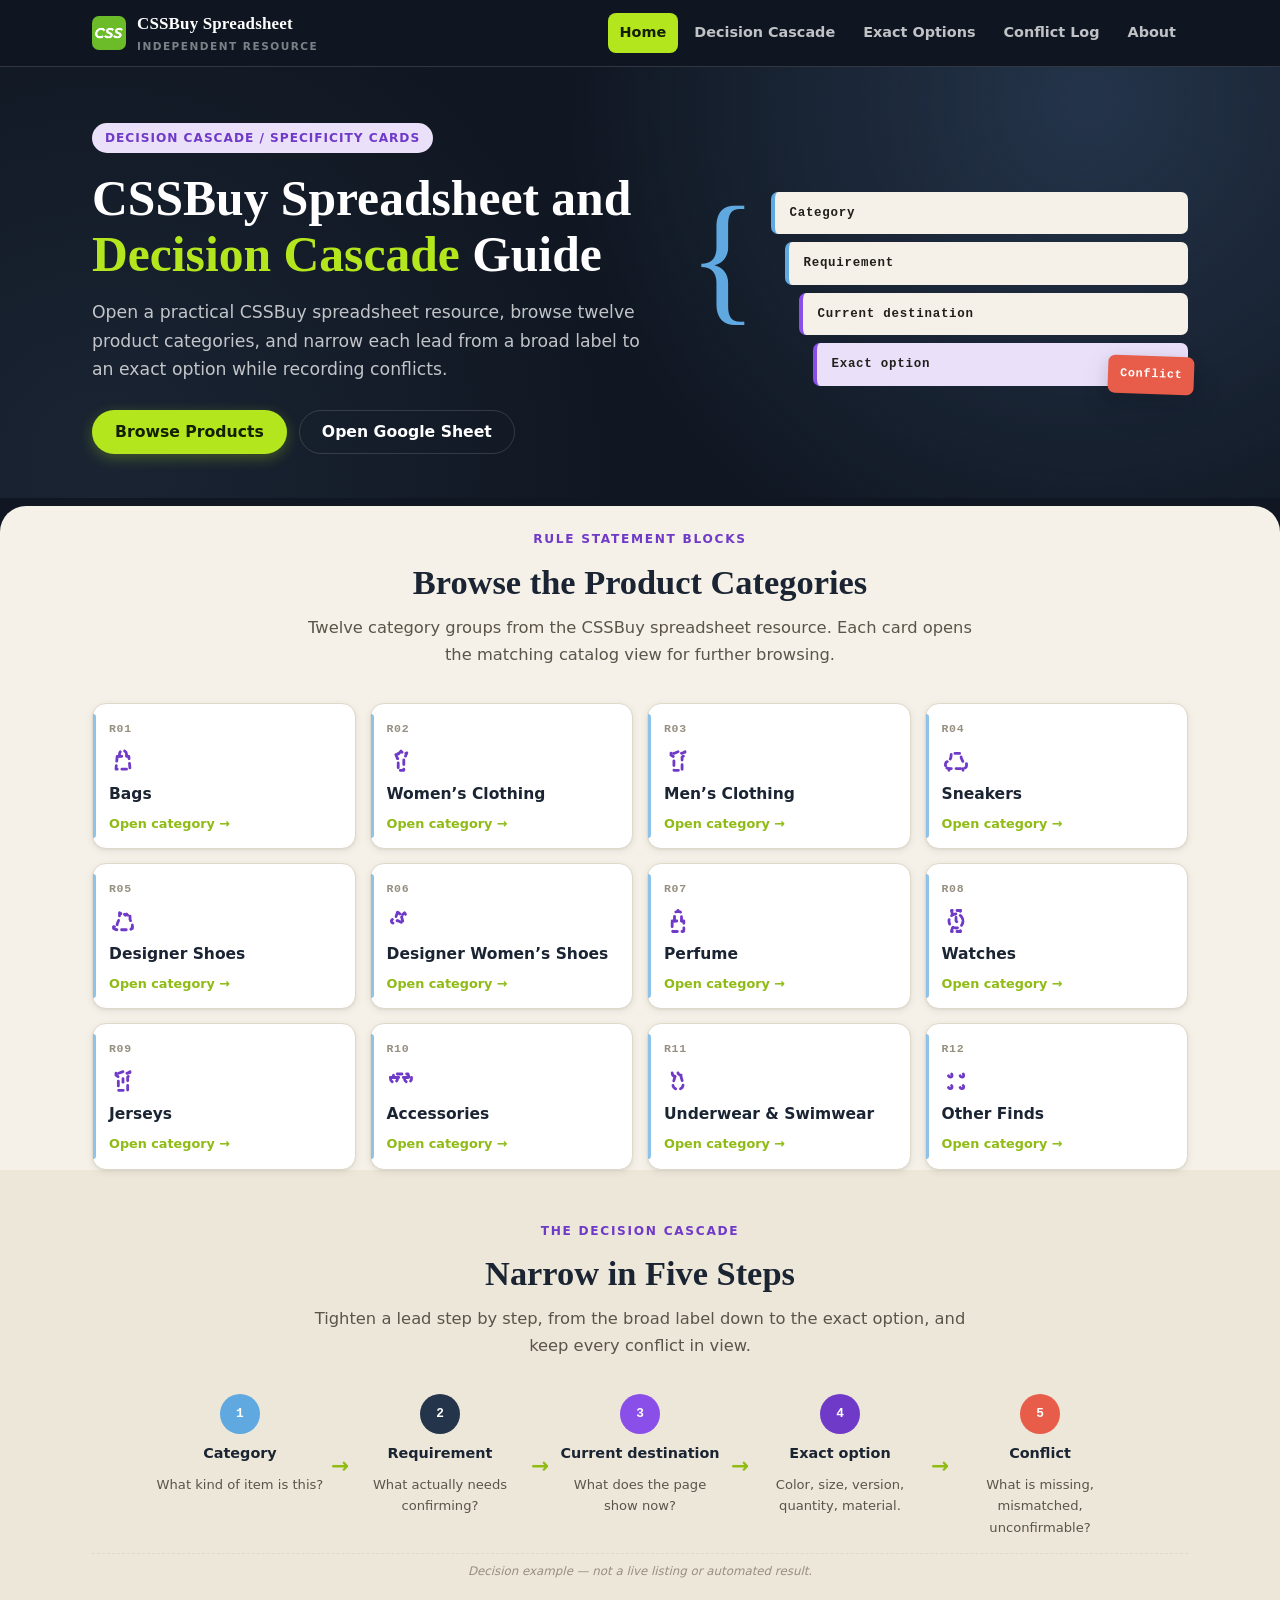
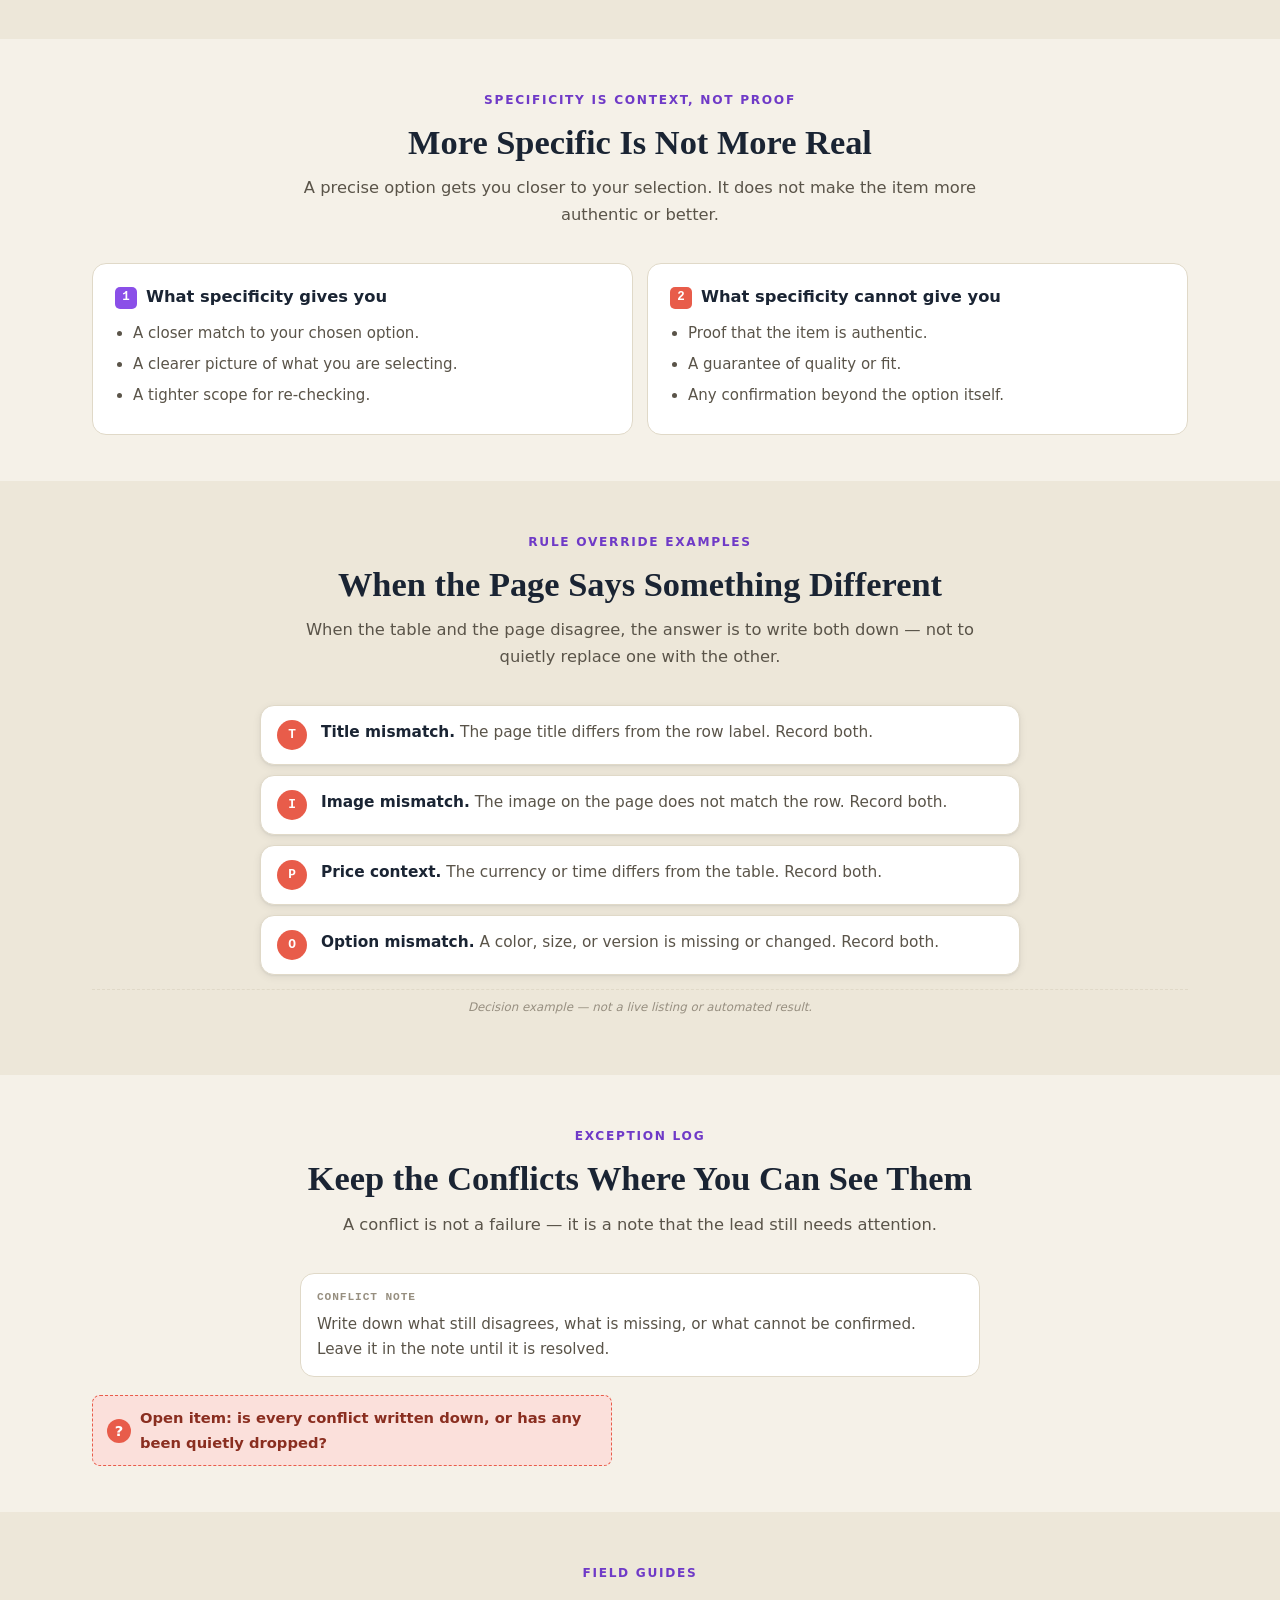
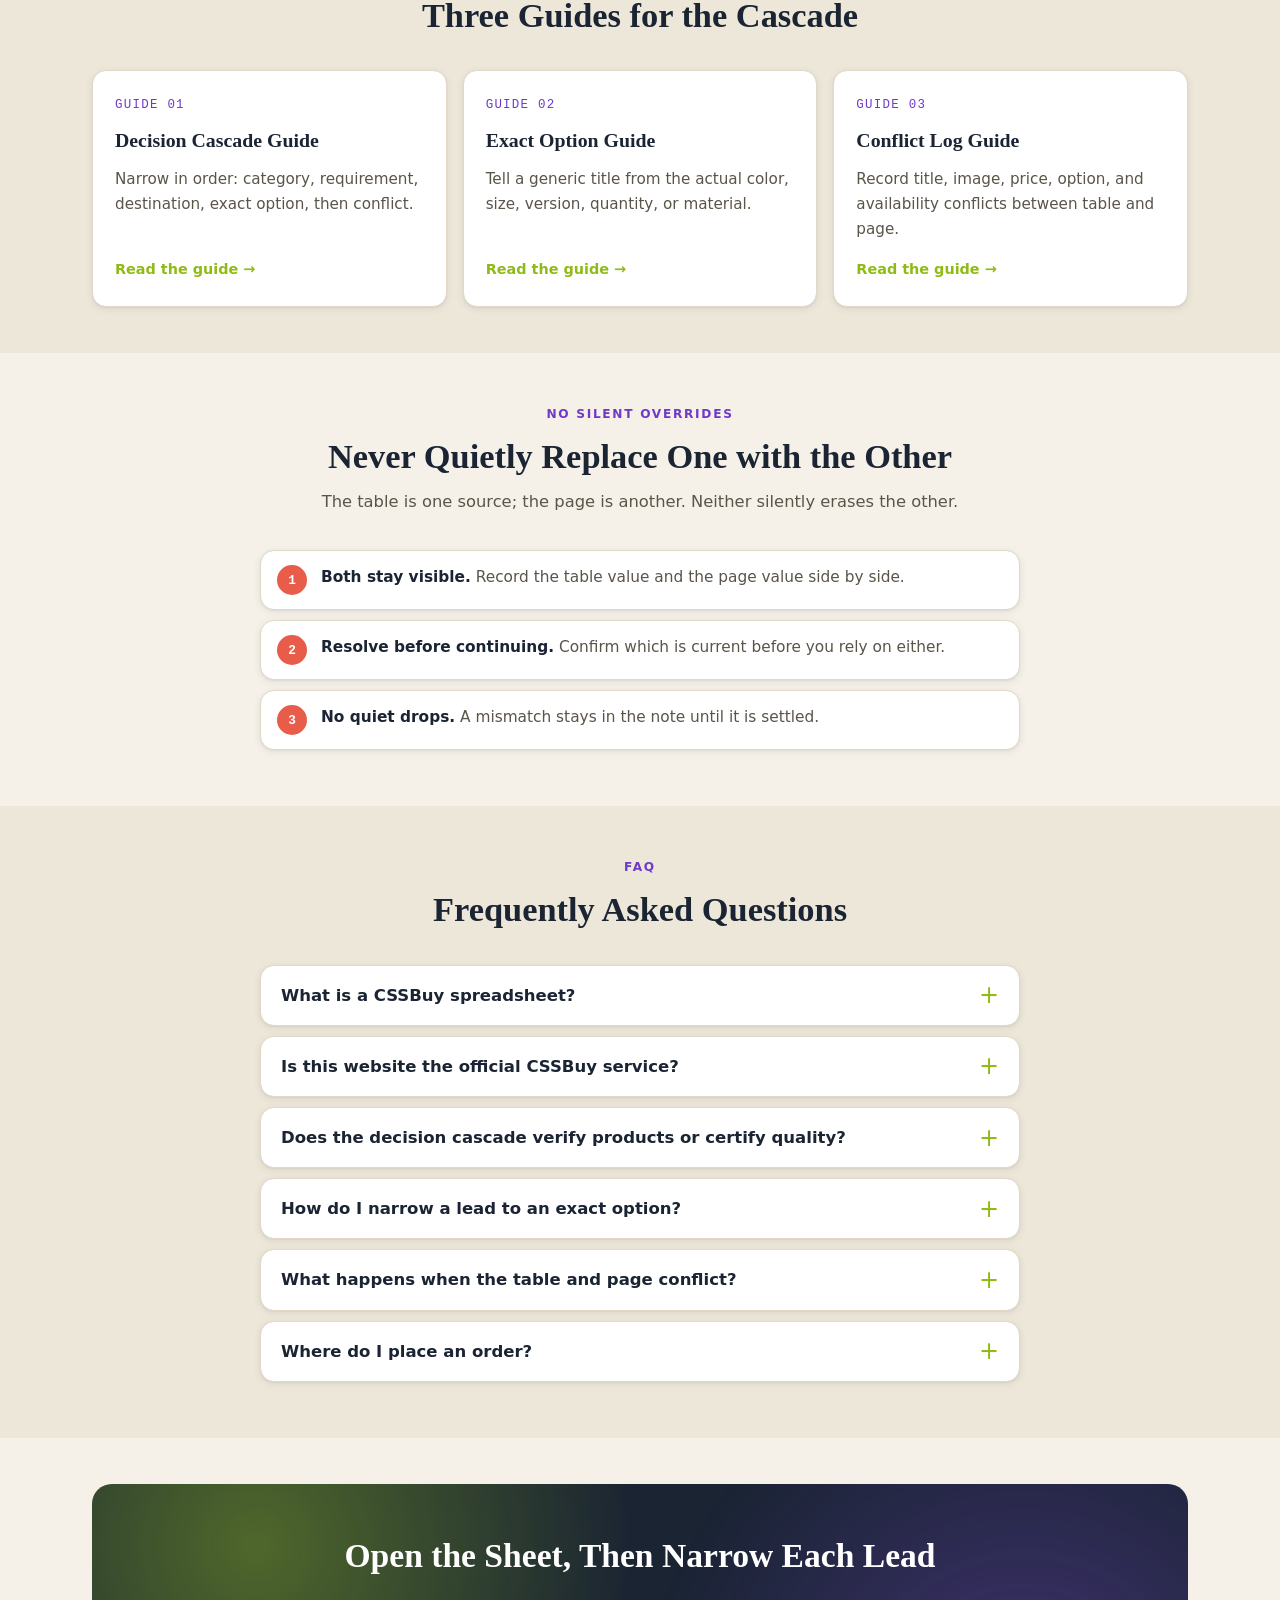
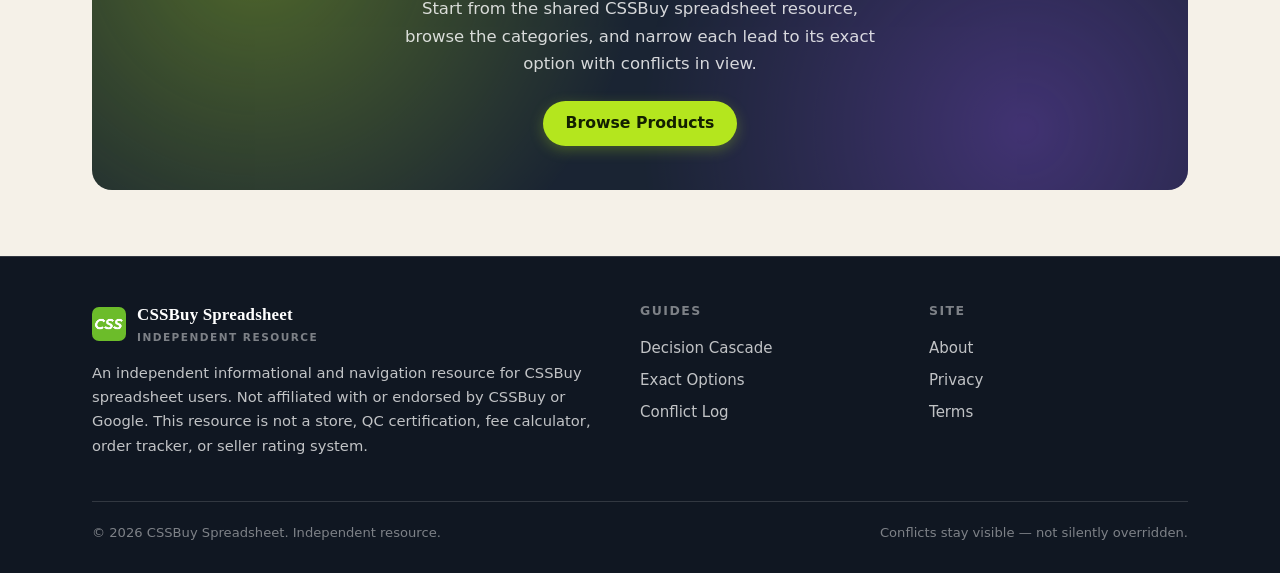
<file: index.html>
<!DOCTYPE html>
<html lang="en">
<head>
  <meta charset="UTF-8">
  <meta name="viewport" content="width=device-width, initial-scale=1.0">
  <script charset="UTF-8" id="LA_COLLECT" src="//sdk.51.la/js-sdk-pro.min.js"></script>
  <script>LA.init({id:"3R7KyZ6nqq0NWQsc",ck:"3R7KyZ6nqq0NWQsc"})</script>
  <meta name="google-site-verification" content="XJH5bWyu3Ub_fdbfXnCgktieLxeAN7sLbtjSL6n2SaM" />
  <title>CSSBuy Spreadsheet &amp; Decision Guide | Independent Resource</title>
  <meta name="description" content="Open a practical CSSBuy spreadsheet resource, browse categories, and narrow each lead from a broad label to an exact option while recording conflicts.">
  <link rel="canonical" href="https://repglide.github.io/cssbuy-spreadsheet/">
  <link rel="icon" type="image/png" href="./assets/images/favicon.png">
  <link rel="stylesheet" href="./assets/css/styles.css">

  <!-- Open Graph / Twitter -->
  <meta property="og:type" content="website">
  <meta property="og:url" content="https://repglide.github.io/cssbuy-spreadsheet/">
  <meta property="og:title" content="CSSBuy Spreadsheet &amp; Decision Guide | Independent Resource">
  <meta property="og:description" content="Open a practical CSSBuy spreadsheet resource, browse categories, and narrow each lead from a broad label to an exact option while recording conflicts.">
  <meta name="twitter:card" content="summary">
  <meta name="twitter:title" content="CSSBuy Spreadsheet &amp; Decision Guide | Independent Resource">
  <meta name="twitter:description" content="Open a practical CSSBuy spreadsheet resource, browse categories, and narrow each lead from a broad label to an exact option while recording conflicts.">

  <!-- JSON-LD Structured Data -->
  <script type="application/ld+json">
  {
    "@context": "https://schema.org",
    "@graph": [
      {
        "@type": "WebSite",
        "@id": "https://repglide.github.io/cssbuy-spreadsheet/#website",
        "url": "https://repglide.github.io/cssbuy-spreadsheet/",
        "name": "CSSBuy Spreadsheet & Decision Guide",
        "description": "Independent directory and informational guide for CSSBuy spreadsheet users, built around a decision cascade that narrows each lead from a broad label to an exact option while recording conflicts."
      },
      {
        "@type": "WebPage",
        "@id": "https://repglide.github.io/cssbuy-spreadsheet/#webpage",
        "url": "https://repglide.github.io/cssbuy-spreadsheet/",
        "name": "CSSBuy Spreadsheet and Decision Cascade Guide",
        "isPartOf": { "@id": "https://repglide.github.io/cssbuy-spreadsheet/#website" },
        "description": "Open a practical CSSBuy spreadsheet resource, browse categories, and narrow each lead from a broad label to an exact option while recording conflicts."
      },
      {
        "@type": "FAQPage",
        "mainEntity": [
          {
            "@type": "Question",
            "name": "What is a CSSBuy spreadsheet?",
            "acceptedAnswer": {
              "@type": "Answer",
              "text": "A CSSBuy spreadsheet is a shared document that compiles listing references, category groupings, and product links formatted for use with agent shopping services. It is a reference to narrow down, not an official, live, or complete product catalog."
            }
          },
          {
            "@type": "Question",
            "name": "Is this website the official CSSBuy service?",
            "acceptedAnswer": {
              "@type": "Answer",
              "text": "No. This website is an independent informational and navigation resource. It is not affiliated with, endorsed by, or operated by CSSBuy or Google."
            }
          },
          {
            "@type": "Question",
            "name": "Does the decision cascade verify products or certify quality?",
            "acceptedAnswer": {
              "@type": "Answer",
              "text": "No. The decision cascade is a narrowing routine. It is not a store, QC certification, fee calculator, order tracker, or seller rating system. A more specific option is closer to your selection, not proof of authenticity or quality."
            }
          },
          {
            "@type": "Question",
            "name": "How do I narrow a lead to an exact option?",
            "acceptedAnswer": {
              "@type": "Answer",
              "text": "Work in order: identify the category, name the requirement, record what the current page shows, then confirm the exact color, size, version, quantity, or material — and note any conflict."
            }
          },
          {
            "@type": "Question",
            "name": "What happens when the table and page conflict?",
            "acceptedAnswer": {
              "@type": "Answer",
              "text": "Write the conflict down. Do not silently replace the table's information with the page's. Keep both visible until the mismatch is resolved."
            }
          },
          {
            "@type": "Question",
            "name": "Where do I place an order?",
            "acceptedAnswer": {
              "@type": "Answer",
              "text": "After you have narrowed the lead and recorded any conflicts, you continue on an external page to submit the item. This website is a navigation resource and does not process orders itself."
            }
          }
        ]
      }
    ]
  }
  </script>
</head>
<body>
  <a href="#main-content" class="skip-link">Skip to main content</a>

  <!-- Header -->
  <header class="site-header">
    <div class="container header-inner">
      <a href="./index.html" class="brand" aria-label="CSSBuy Spreadsheet Home">
        <img src="./assets/images/logo.png" alt="CSSBuy logo" width="34" height="34">
        <span class="brand-name">CSSBuy Spreadsheet<small>Independent Resource</small></span>
      </a>
      <button class="mobile-nav-toggle" aria-expanded="false" aria-label="Toggle navigation menu">
        <svg viewBox="0 0 24 24" fill="none" stroke="currentColor" stroke-width="2" width="22" height="22"><line x1="3" y1="6" x2="21" y2="6"></line><line x1="3" y1="12" x2="21" y2="12"></line><line x1="3" y1="18" x2="21" y2="18"></line></svg>
      </button>
      <nav class="main-nav" aria-label="Primary Navigation">
        <ul>
          <li><a href="./index.html" class="active">Home</a></li>
          <li><a href="./decision-cascade-guide/">Decision Cascade</a></li>
          <li><a href="./exact-option-guide/">Exact Options</a></li>
          <li><a href="./conflict-log-guide/">Conflict Log</a></li>
          <li><a href="./about/">About</a></li>
        </ul>
      </nav>
    </div>
  </header>

  <main id="main-content">
    <!-- Hero -->
    <section class="hero-section">
      <div class="container hero-grid">
        <div>
          <span class="hero-badge">Decision Cascade / Specificity Cards</span>
          <h1 class="hero-title">CSSBuy Spreadsheet and <em>Decision Cascade</em> Guide</h1>
          <p class="hero-description">Open a practical CSSBuy spreadsheet resource, browse twelve product categories, and narrow each lead from a broad label to an exact option while recording conflicts.</p>
          <div class="hero-actions">
            <a href="https://repglide.com/?agent=cssbuy" class="btn btn-primary" target="_blank" rel="nofollow noopener">Browse Products</a>
            <a href="https://docs.google.com/spreadsheets/d/1MDiro6l43jhmOPIG9rqA4ue8id8t9cT2/edit?usp=sharing&amp;ouid=102900013243329745539&amp;rtpof=true&amp;sd=true" class="btn btn-ghost-on-dark" target="_blank" rel="noopener">Open Google Sheet</a>
          </div>
        </div>
        <div class="hero-visual" aria-hidden="true">
          <div class="cascade-hero">
            <div class="ch-bracket">{</div>
            <div class="ch-stack">
              <div class="ch-card">Category</div>
              <div class="ch-card ch-req">Requirement</div>
              <div class="ch-card ch-dest">Current destination</div>
              <div class="ch-card ch-exact">Exact option</div>
            </div>
            <div class="ch-conflict">Conflict</div>
          </div>
        </div>
      </div>
    </section>

    <!-- Ivory content sheet -->
    <div class="desk-paper">

      <!-- Product Categories (immediately after Hero) -->
      <section class="categories-section" id="categories" aria-labelledby="cat-heading">
        <div class="container">
          <div class="section-header">
            <span class="eyebrow">Rule Statement Blocks</span>
            <h2 class="section-title" id="cat-heading">Browse the Product Categories</h2>
            <p class="section-lead">Twelve category groups from the CSSBuy spreadsheet resource. Each card opens the matching catalog view for further browsing.</p>
          </div>

          <div class="cat-grid">
            <a class="cat-card" href="https://repglide.com/category/bags?agent=cssbuy" target="_blank" rel="nofollow noopener">
              <span class="cat-top"><span class="cat-rule">R01</span></span>
              <span class="cat-icon" aria-hidden="true"><svg viewBox="0 0 24 24" fill="none" stroke="currentColor" stroke-width="2.4" stroke-linecap="round" stroke-linejoin="round" stroke-dasharray="4 4"><path d="M7 8h10l1 11H6L7 8Z"/><path d="M9 8V6a3 3 0 0 1 6 0v2"/></svg></span>
              <span class="cat-name">Bags</span>
              <span class="cat-arrow">Open category →</span>
            </a>
            <a class="cat-card" href="https://repglide.com/category/womens-clothing?agent=cssbuy" target="_blank" rel="nofollow noopener">
              <span class="cat-top"><span class="cat-rule">R02</span></span>
              <span class="cat-icon" aria-hidden="true"><svg viewBox="0 0 24 24" fill="none" stroke="currentColor" stroke-width="2.4" stroke-linecap="round" stroke-linejoin="round" stroke-dasharray="4 4"><path d="M12 3.5 9.8 6 7 5l2 5h.6V20h4.8V10H15l2-5-2.8 1L12 3.5Z"/></svg></span>
              <span class="cat-name">Women&rsquo;s Clothing</span>
              <span class="cat-arrow">Open category →</span>
            </a>
            <a class="cat-card" href="https://repglide.com/category/mens-clothing?agent=cssbuy" target="_blank" rel="nofollow noopener">
              <span class="cat-top"><span class="cat-rule">R03</span></span>
              <span class="cat-icon" aria-hidden="true"><svg viewBox="0 0 24 24" fill="none" stroke="currentColor" stroke-width="2.4" stroke-linecap="round" stroke-linejoin="round" stroke-dasharray="4 4"><path d="M12 4 8.5 5.5 6 4v3l2.5 1.5V20h7V8.5L18 7V4l-2.5 1.5L12 4Z"/></svg></span>
              <span class="cat-name">Men&rsquo;s Clothing</span>
              <span class="cat-arrow">Open category →</span>
            </a>
            <a class="cat-card" href="https://repglide.com/category/sneakers?agent=cssbuy" target="_blank" rel="nofollow noopener">
              <span class="cat-top"><span class="cat-rule">R04</span></span>
              <span class="cat-icon" aria-hidden="true"><svg viewBox="0 0 24 24" fill="none" stroke="currentColor" stroke-width="2.4" stroke-linecap="round" stroke-linejoin="round" stroke-dasharray="4 4"><path d="M3 16v-1.5c0-1 1-2 2-2h1l1.5-3L8 5.5h8l.5 4L18 12.5h1c1 0 2 1 2 2V16c0 1.5-1.5 2.5-3 2.5H6c-1.5 0-3-1-3-2.5Z"/><path d="M6 18.5V20M18 18.5V20"/></svg></span>
              <span class="cat-name">Sneakers</span>
              <span class="cat-arrow">Open category →</span>
            </a>
            <a class="cat-card" href="https://repglide.com/category/designer-shoes?agent=cssbuy" target="_blank" rel="nofollow noopener">
              <span class="cat-top"><span class="cat-rule">R05</span></span>
              <span class="cat-icon" aria-hidden="true"><svg viewBox="0 0 24 24" fill="none" stroke="currentColor" stroke-width="2.4" stroke-linecap="round" stroke-linejoin="round" stroke-dasharray="4 4"><path d="M4 17c0 1.5 1.5 2.5 3 2.5h10c1.5 0 3-1 3-2.5v-1.5l-2-5V6l-2 1-1-1-1 1-1-1-1 1-1-1-2-1v4.5l-2 5V17Z"/><path d="M4 17v1.5M20 17v1.5"/></svg></span>
              <span class="cat-name">Designer Shoes</span>
              <span class="cat-arrow">Open category →</span>
            </a>
            <a class="cat-card" href="https://repglide.com/category/designer-womens-shoes?agent=cssbuy" target="_blank" rel="nofollow noopener">
              <span class="cat-top"><span class="cat-rule">R06</span></span>
              <span class="cat-icon" aria-hidden="true"><svg viewBox="0 0 24 24" fill="none" stroke="currentColor" stroke-width="2.4" stroke-linecap="round" stroke-linejoin="round" stroke-dasharray="4 4"><path d="M9 4.5 7.5 9 5 10.5c-1 .5-1.5 1.5-1 2.5s2 1 2.5 0L9 11.5 14 14l-1.5-5.5L16 6.5 15 5l-1.5 1.5L13 5l-1.5 1.5L10 5 9 4.5Z"/></svg></span>
              <span class="cat-name">Designer Women&rsquo;s Shoes</span>
              <span class="cat-arrow">Open category →</span>
            </a>
            <a class="cat-card" href="https://repglide.com/category/perfume?agent=cssbuy" target="_blank" rel="nofollow noopener">
              <span class="cat-top"><span class="cat-rule">R07</span></span>
              <span class="cat-icon" aria-hidden="true"><svg viewBox="0 0 24 24" fill="none" stroke="currentColor" stroke-width="2.4" stroke-linecap="round" stroke-linejoin="round" stroke-dasharray="4 4"><path d="M9 12V6a2 2 0 0 1 2-2h2a2 2 0 0 1 2 2v6"/><path d="M7 12h10v8a1 1 0 0 1-1 1H8a1 1 0 0 1-1-1v-8Z"/><path d="M12 4V3"/></svg></span>
              <span class="cat-name">Perfume</span>
              <span class="cat-arrow">Open category →</span>
            </a>
            <a class="cat-card" href="https://repglide.com/category/watches?agent=cssbuy" target="_blank" rel="nofollow noopener">
              <span class="cat-top"><span class="cat-rule">R08</span></span>
              <span class="cat-icon" aria-hidden="true"><svg viewBox="0 0 24 24" fill="none" stroke="currentColor" stroke-width="2.4" stroke-linecap="round" stroke-linejoin="round" stroke-dasharray="4 4"><circle cx="12" cy="12" r="6"/><path d="M12 9v3l2 2"/><path d="M9 6 8 3h8l-1 3"/><path d="M9 18l-1 3h8l-1-3"/></svg></span>
              <span class="cat-name">Watches</span>
              <span class="cat-arrow">Open category →</span>
            </a>
            <a class="cat-card" href="https://repglide.com/category/jerseys?agent=cssbuy" target="_blank" rel="nofollow noopener">
              <span class="cat-top"><span class="cat-rule">R09</span></span>
              <span class="cat-icon" aria-hidden="true"><svg viewBox="0 0 24 24" fill="none" stroke="currentColor" stroke-width="2.4" stroke-linecap="round" stroke-linejoin="round" stroke-dasharray="4 4"><path d="M12 4 8 5.5 6 4v3l2 1.5V20h8V8.5L18 7V4l-2 1.5L12 4Z"/><path d="M12 10v3"/></svg></span>
              <span class="cat-name">Jerseys</span>
              <span class="cat-arrow">Open category →</span>
            </a>
            <a class="cat-card" href="https://repglide.com/category/accessories?agent=cssbuy" target="_blank" rel="nofollow noopener">
              <span class="cat-top"><span class="cat-rule">R10</span></span>
              <span class="cat-icon" aria-hidden="true"><svg viewBox="0 0 24 24" fill="none" stroke="currentColor" stroke-width="2.4" stroke-linecap="round" stroke-linejoin="round" stroke-dasharray="4 4"><path d="M3 9h2l1-3h12l1 3h2"/><path d="M3 9v1a3 3 0 0 0 6 0V9"/><path d="M15 9v1a3 3 0 0 0 6 0V9"/><path d="M6 9h12"/></svg></span>
              <span class="cat-name">Accessories</span>
              <span class="cat-arrow">Open category →</span>
            </a>
            <a class="cat-card" href="https://repglide.com/category/underwear-swimwear?agent=cssbuy" target="_blank" rel="nofollow noopener">
              <span class="cat-top"><span class="cat-rule">R11</span></span>
              <span class="cat-icon" aria-hidden="true"><svg viewBox="0 0 24 24" fill="none" stroke="currentColor" stroke-width="2.4" stroke-linecap="round" stroke-linejoin="round" stroke-dasharray="4 4"><path d="M7 5c0 2 1.5 3 2.5 3S12 7 12 5c0 1 1.5 2 2.5 2S17 5 17 5"/><path d="M9.5 8 8 13c-1 3 0 6 4 6s5-3 4-6l-1.5-5"/></svg></span>
              <span class="cat-name">Underwear &amp; Swimwear</span>
              <span class="cat-arrow">Open category →</span>
            </a>
            <a class="cat-card" href="https://repglide.com/category/other?agent=cssbuy" target="_blank" rel="nofollow noopener">
              <span class="cat-top"><span class="cat-rule">R12</span></span>
              <span class="cat-icon" aria-hidden="true"><svg viewBox="0 0 24 24" fill="none" stroke="currentColor" stroke-width="2.4" stroke-linecap="round" stroke-linejoin="round" stroke-dasharray="4 4"><circle cx="7" cy="7" r="1.6"/><circle cx="17" cy="7" r="1.6"/><circle cx="7" cy="17" r="1.6"/><circle cx="17" cy="17" r="1.6"/></svg></span>
              <span class="cat-name">Other Finds</span>
              <span class="cat-arrow">Open category →</span>
            </a>
          </div>
        </div>
      </section>

      <!-- The Decision Cascade -->
      <section class="section section-alt" id="cascade" aria-labelledby="cascade-heading">
        <div class="container">
          <div class="section-header">
            <span class="eyebrow">The Decision Cascade</span>
            <h2 class="section-title" id="cascade-heading">Narrow in Five Steps</h2>
            <p class="section-lead">Tighten a lead step by step, from the broad label down to the exact option, and keep every conflict in view.</p>
          </div>

          <div class="cascade">
            <div class="cascade-step" data-c="1">
              <span class="cascade-dot">1</span>
              <span class="cascade-label">Category</span>
              <span class="cascade-desc">What kind of item is this?</span>
            </div>
            <span class="cascade-arrow" aria-hidden="true">→</span>
            <div class="cascade-step" data-c="2">
              <span class="cascade-dot">2</span>
              <span class="cascade-label">Requirement</span>
              <span class="cascade-desc">What actually needs confirming?</span>
            </div>
            <span class="cascade-arrow" aria-hidden="true">→</span>
            <div class="cascade-step" data-c="3">
              <span class="cascade-dot">3</span>
              <span class="cascade-label">Current destination</span>
              <span class="cascade-desc">What does the page show now?</span>
            </div>
            <span class="cascade-arrow" aria-hidden="true">→</span>
            <div class="cascade-step" data-c="4">
              <span class="cascade-dot">4</span>
              <span class="cascade-label">Exact option</span>
              <span class="cascade-desc">Color, size, version, quantity, material.</span>
            </div>
            <span class="cascade-arrow" aria-hidden="true">→</span>
            <div class="cascade-step" data-c="5">
              <span class="cascade-dot">5</span>
              <span class="cascade-label">Conflict</span>
              <span class="cascade-desc">What is missing, mismatched, unconfirmable?</span>
            </div>
          </div>
          <p class="example-flag" style="display:block;text-align:center;">Decision example — not a live listing or automated result.</p>
        </div>
      </section>

      <!-- Specificity Is Context, Not Proof -->
      <section class="section" id="specificity" aria-labelledby="spec-heading">
        <div class="container">
          <div class="section-header">
            <span class="eyebrow">Specificity Is Context, Not Proof</span>
            <h2 class="section-title" id="spec-heading">More Specific Is Not More Real</h2>
            <p class="section-lead">A precise option gets you closer to your selection. It does not make the item more authentic or better.</p>
          </div>
          <div class="duo-grid">
            <div class="duo-col is-a">
              <h3><span class="mark">1</span>What specificity gives you</h3>
              <ul>
                <li>A closer match to your chosen option.</li>
                <li>A clearer picture of what you are selecting.</li>
                <li>A tighter scope for re-checking.</li>
              </ul>
            </div>
            <div class="duo-col is-b">
              <h3><span class="mark">2</span>What specificity cannot give you</h3>
              <ul>
                <li>Proof that the item is authentic.</li>
                <li>A guarantee of quality or fit.</li>
                <li>Any confirmation beyond the option itself.</li>
              </ul>
            </div>
          </div>
        </div>
      </section>

      <!-- Rule Override Examples -->
      <section class="section section-alt" id="override-examples" aria-labelledby="oe-heading">
        <div class="container">
          <div class="section-header">
            <span class="eyebrow">Rule Override Examples</span>
            <h2 class="section-title" id="oe-heading">When the Page Says Something Different</h2>
            <p class="section-lead">When the table and the page disagree, the answer is to write both down — not to quietly replace one with the other.</p>
          </div>
          <ul class="log-list">
            <li><span class="log-flag">T</span><p><strong>Title mismatch.</strong> The page title differs from the row label. Record both.</p></li>
            <li><span class="log-flag">I</span><p><strong>Image mismatch.</strong> The image on the page does not match the row. Record both.</p></li>
            <li><span class="log-flag">P</span><p><strong>Price context.</strong> The currency or time differs from the table. Record both.</p></li>
            <li><span class="log-flag">O</span><p><strong>Option mismatch.</strong> A color, size, or version is missing or changed. Record both.</p></li>
          </ul>
          <p class="example-flag" style="display:block;text-align:center;">Decision example — not a live listing or automated result.</p>
        </div>
      </section>

      <!-- Exception Log -->
      <section class="section" id="exception-log" aria-labelledby="el-heading">
        <div class="container">
          <div class="section-header">
            <span class="eyebrow">Exception Log</span>
            <h2 class="section-title" id="el-heading">Keep the Conflicts Where You Can See Them</h2>
            <p class="section-lead">A conflict is not a failure — it is a note that the lead still needs attention.</p>
          </div>
          <div class="nested-panel" style="max-width:680px;margin:0 auto;">
            <div class="np-title">Conflict note</div>
            <p style="margin:0;color:var(--ink-soft);font-size:0.95rem;">Write down what still disagrees, what is missing, or what cannot be confirmed. Leave it in the note until it is resolved.</p>
          </div>
          <div class="open-note" style="max-width:520px;margin:18px auto 0;"><span class="qmark">?</span>Open item: is every conflict written down, or has any been quietly dropped?</div>
        </div>
      </section>

      <!-- Guide entries -->
      <section class="section section-alt" id="guides" aria-labelledby="guides-heading">
        <div class="container">
          <div class="section-header">
            <span class="eyebrow">Field Guides</span>
            <h2 class="section-title" id="guides-heading">Three Guides for the Cascade</h2>
          </div>
          <div class="guide-grid">
            <a class="guide-card" href="./decision-cascade-guide/">
              <span class="guide-num">GUIDE 01</span>
              <h3>Decision Cascade Guide</h3>
              <p>Narrow in order: category, requirement, destination, exact option, then conflict.</p>
              <span class="guide-cta">Read the guide →</span>
            </a>
            <a class="guide-card" href="./exact-option-guide/">
              <span class="guide-num">GUIDE 02</span>
              <h3>Exact Option Guide</h3>
              <p>Tell a generic title from the actual color, size, version, quantity, or material.</p>
              <span class="guide-cta">Read the guide →</span>
            </a>
            <a class="guide-card" href="./conflict-log-guide/">
              <span class="guide-num">GUIDE 03</span>
              <h3>Conflict Log Guide</h3>
              <p>Record title, image, price, option, and availability conflicts between table and page.</p>
              <span class="guide-cta">Read the guide →</span>
            </a>
          </div>
        </div>
      </section>

      <!-- No Silent Overrides -->
      <section class="section" id="no-overrides" aria-labelledby="no-heading">
        <div class="container">
          <div class="section-header">
            <span class="eyebrow">No Silent Overrides</span>
            <h2 class="section-title" id="no-heading">Never Quietly Replace One with the Other</h2>
            <p class="section-lead">The table is one source; the page is another. Neither silently erases the other.</p>
          </div>
          <ul class="log-list">
            <li><span class="log-flag">1</span><p><strong>Both stay visible.</strong> Record the table value and the page value side by side.</p></li>
            <li><span class="log-flag">2</span><p><strong>Resolve before continuing.</strong> Confirm which is current before you rely on either.</p></li>
            <li><span class="log-flag">3</span><p><strong>No quiet drops.</strong> A mismatch stays in the note until it is settled.</p></li>
          </ul>
        </div>
      </section>

      <!-- FAQ -->
      <section class="section section-alt" id="faq" aria-labelledby="faq-heading">
        <div class="container">
          <div class="section-header">
            <span class="eyebrow">FAQ</span>
            <h2 class="section-title" id="faq-heading">Frequently Asked Questions</h2>
          </div>
          <div class="faq-list">
            <details class="faq-item">
              <summary>What is a CSSBuy spreadsheet?</summary>
              <div class="faq-body"><p>A CSSBuy spreadsheet is a shared document that compiles listing references, category groupings, and product links formatted for use with agent shopping services. It is a reference to narrow down, not an official, live, or complete product catalog.</p></div>
            </details>
            <details class="faq-item">
              <summary>Is this website the official CSSBuy service?</summary>
              <div class="faq-body"><p>No. This website is an independent informational and navigation resource. It is not affiliated with, endorsed by, or operated by CSSBuy or Google.</p></div>
            </details>
            <details class="faq-item">
              <summary>Does the decision cascade verify products or certify quality?</summary>
              <div class="faq-body"><p>No. The decision cascade is a narrowing routine. It is not a store, QC certification, fee calculator, order tracker, or seller rating system. A more specific option is closer to your selection, not proof of authenticity or quality.</p></div>
            </details>
            <details class="faq-item">
              <summary>How do I narrow a lead to an exact option?</summary>
              <div class="faq-body"><p>Work in order: identify the category, name the requirement, record what the current page shows, then confirm the exact color, size, version, quantity, or material — and note any conflict.</p></div>
            </details>
            <details class="faq-item">
              <summary>What happens when the table and page conflict?</summary>
              <div class="faq-body"><p>Write the conflict down. Do not silently replace the table&rsquo;s information with the page&rsquo;s. Keep both visible until the mismatch is resolved.</p></div>
            </details>
            <details class="faq-item">
              <summary>Where do I place an order?</summary>
              <div class="faq-body"><p>After you have narrowed the lead and recorded any conflicts, you continue on an external page to submit the item. This website is a navigation resource and does not process orders itself.</p></div>
            </details>
          </div>
        </div>
      </section>

      <!-- Final CTA -->
      <section class="section" aria-labelledby="cta-heading">
        <div class="container">
          <div class="final-cta">
            <h2 id="cta-heading">Open the Sheet, Then Narrow Each Lead</h2>
            <p>Start from the shared CSSBuy spreadsheet resource, browse the categories, and narrow each lead to its exact option with conflicts in view.</p>
            <a href="https://repglide.com/?agent=cssbuy" class="btn btn-primary" target="_blank" rel="nofollow noopener">Browse Products</a>
          </div>
        </div>
      </section>

    </div><!-- /desk-paper -->
  </main>

  <!-- Footer -->
  <footer class="site-footer">
    <div class="container">
      <div class="footer-grid">
        <div class="footer-brand">
          <a href="./index.html" class="brand" aria-label="CSSBuy Spreadsheet Home">
            <img src="./assets/images/logo.png" alt="CSSBuy logo" width="30" height="30">
            <span class="brand-name">CSSBuy Spreadsheet<small>Independent Resource</small></span>
          </a>
          <p>An independent informational and navigation resource for CSSBuy spreadsheet users. Not affiliated with or endorsed by CSSBuy or Google. This resource is not a store, QC certification, fee calculator, order tracker, or seller rating system.</p>
        </div>
        <div class="footer-col">
          <h4>Guides</h4>
          <ul>
            <li><a href="./decision-cascade-guide/">Decision Cascade</a></li>
            <li><a href="./exact-option-guide/">Exact Options</a></li>
            <li><a href="./conflict-log-guide/">Conflict Log</a></li>
          </ul>
        </div>
        <div class="footer-col">
          <h4>Site</h4>
          <ul>
            <li><a href="./about/">About</a></li>
            <li><a href="./privacy/">Privacy</a></li>
            <li><a href="./terms/">Terms</a></li>
          </ul>
        </div>
      </div>
      <div class="footer-bottom">
        <span>&copy; <span id="year">2026</span> CSSBuy Spreadsheet. Independent resource.</span>
        <span>Conflicts stay visible — not silently overridden.</span>
      </div>
    </div>
  </footer>

  <script src="./assets/js/main.js"></script>
</body>
</html>
</file>
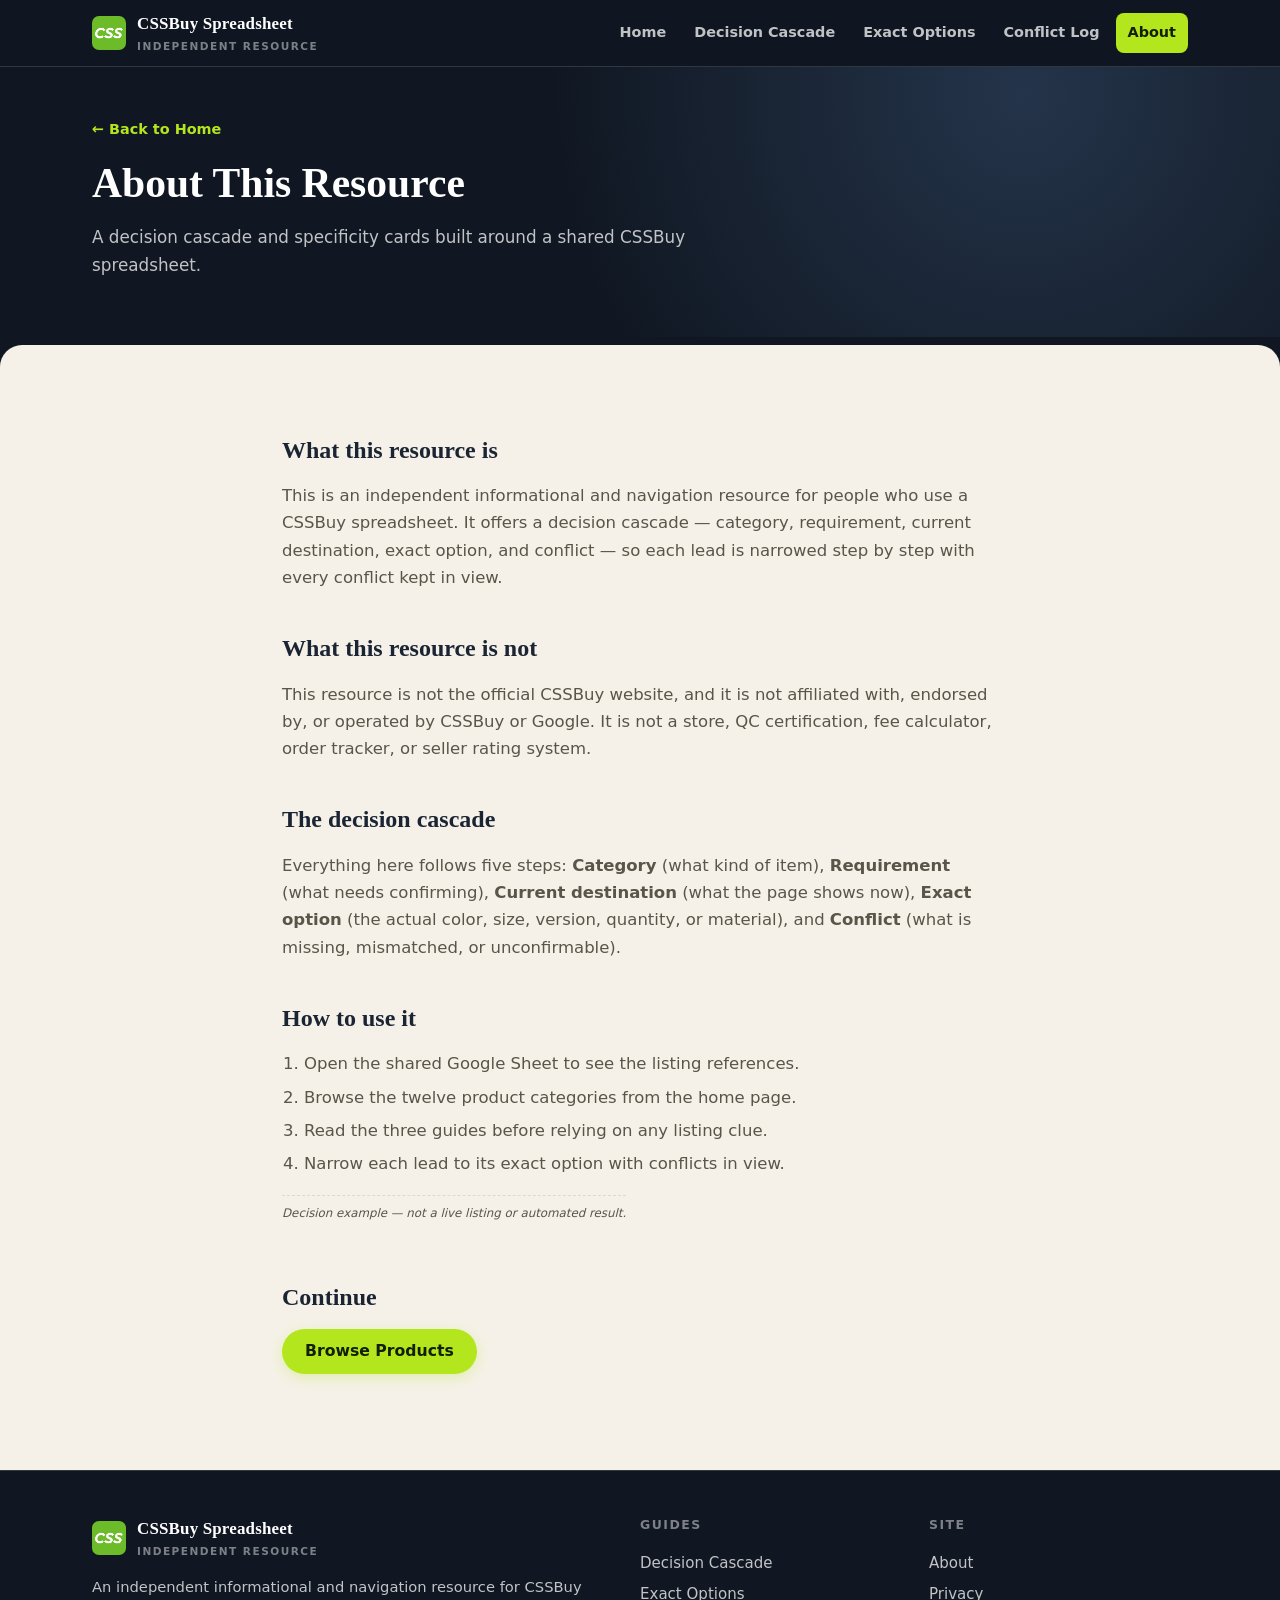
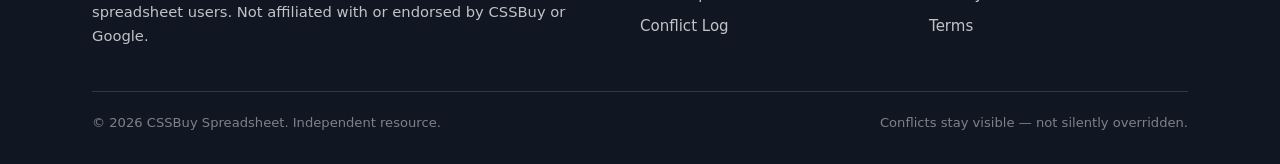
<file: about/index.html>
<!DOCTYPE html>
<html lang="en">
<head>
  <meta charset="UTF-8">
  <meta name="viewport" content="width=device-width, initial-scale=1.0">
  <title>About | CSSBuy Spreadsheet</title>
  <meta name="description" content="About this independent CSSBuy spreadsheet resource: a decision cascade and specificity cards, not an official CSSBuy service.">
  <link rel="canonical" href="https://repglide.github.io/cssbuy-spreadsheet/about/">
  <link rel="icon" type="image/png" href="../assets/images/favicon.png">
  <link rel="stylesheet" href="../assets/css/styles.css">
  <meta name="robots" content="index, follow">
</head>
<body>
  <a href="#main-content" class="skip-link">Skip to main content</a>

  <header class="site-header">
    <div class="container header-inner">
      <a href="../index.html" class="brand" aria-label="CSSBuy Spreadsheet Home">
        <img src="../assets/images/logo.png" alt="CSSBuy logo" width="34" height="34">
        <span class="brand-name">CSSBuy Spreadsheet<small>Independent Resource</small></span>
      </a>
      <button class="mobile-nav-toggle" aria-expanded="false" aria-label="Toggle navigation menu">
        <svg viewBox="0 0 24 24" fill="none" stroke="currentColor" stroke-width="2" width="22" height="22"><line x1="3" y1="6" x2="21" y2="6"></line><line x1="3" y1="12" x2="21" y2="12"></line><line x1="3" y1="18" x2="21" y2="18"></line></svg>
      </button>
      <nav class="main-nav" aria-label="Primary Navigation">
        <ul>
          <li><a href="../index.html">Home</a></li>
          <li><a href="../decision-cascade-guide/">Decision Cascade</a></li>
          <li><a href="../exact-option-guide/">Exact Options</a></li>
          <li><a href="../conflict-log-guide/">Conflict Log</a></li>
          <li><a href="../about/" class="active">About</a></li>
        </ul>
      </nav>
    </div>
  </header>

  <main id="main-content">
    <section class="page-hero">
      <div class="container">
        <a class="back-link" href="../index.html">← Back to Home</a>
        <h1>About This Resource</h1>
        <p>A decision cascade and specificity cards built around a shared CSSBuy spreadsheet.</p>
      </div>
    </section>

    <div class="article-paper">
      <div class="article-body">
        <h2>What this resource is</h2>
        <p>This is an independent informational and navigation resource for people who use a CSSBuy spreadsheet. It offers a decision cascade — category, requirement, current destination, exact option, and conflict — so each lead is narrowed step by step with every conflict kept in view.</p>

        <h2>What this resource is not</h2>
        <p>This resource is not the official CSSBuy website, and it is not affiliated with, endorsed by, or operated by CSSBuy or Google. It is not a store, QC certification, fee calculator, order tracker, or seller rating system.</p>

        <h2>The decision cascade</h2>
        <p>Everything here follows five steps: <strong>Category</strong> (what kind of item), <strong>Requirement</strong> (what needs confirming), <strong>Current destination</strong> (what the page shows now), <strong>Exact option</strong> (the actual color, size, version, quantity, or material), and <strong>Conflict</strong> (what is missing, mismatched, or unconfirmable).</p>

        <h2>How to use it</h2>
        <ol>
          <li>Open the shared Google Sheet to see the listing references.</li>
          <li>Browse the twelve product categories from the home page.</li>
          <li>Read the three guides before relying on any listing clue.</li>
          <li>Narrow each lead to its exact option with conflicts in view.</li>
        </ol>

        <p class="example-flag">Decision example — not a live listing or automated result.</p>

        <h2>Continue</h2>
        <p><a href="https://repglide.com/?agent=cssbuy" class="btn btn-primary" target="_blank" rel="nofollow noopener">Browse Products</a></p>
      </div>
    </div>
  </main>

  <footer class="site-footer">
    <div class="container">
      <div class="footer-grid">
        <div class="footer-brand">
          <a href="../index.html" class="brand" aria-label="CSSBuy Spreadsheet Home">
            <img src="../assets/images/logo.png" alt="CSSBuy logo" width="30" height="30">
            <span class="brand-name">CSSBuy Spreadsheet<small>Independent Resource</small></span>
          </a>
          <p>An independent informational and navigation resource for CSSBuy spreadsheet users. Not affiliated with or endorsed by CSSBuy or Google.</p>
        </div>
        <div class="footer-col">
          <h4>Guides</h4>
          <ul>
            <li><a href="../decision-cascade-guide/">Decision Cascade</a></li>
            <li><a href="../exact-option-guide/">Exact Options</a></li>
            <li><a href="../conflict-log-guide/">Conflict Log</a></li>
          </ul>
        </div>
        <div class="footer-col">
          <h4>Site</h4>
          <ul>
            <li><a href="../about/">About</a></li>
            <li><a href="../privacy/">Privacy</a></li>
            <li><a href="../terms/">Terms</a></li>
          </ul>
        </div>
      </div>
      <div class="footer-bottom">
        <span>&copy; <span id="year">2026</span> CSSBuy Spreadsheet. Independent resource.</span>
        <span>Conflicts stay visible — not silently overridden.</span>
      </div>
    </div>
  </footer>

  <script src="../assets/js/main.js"></script>
</body>
</html>
</file>
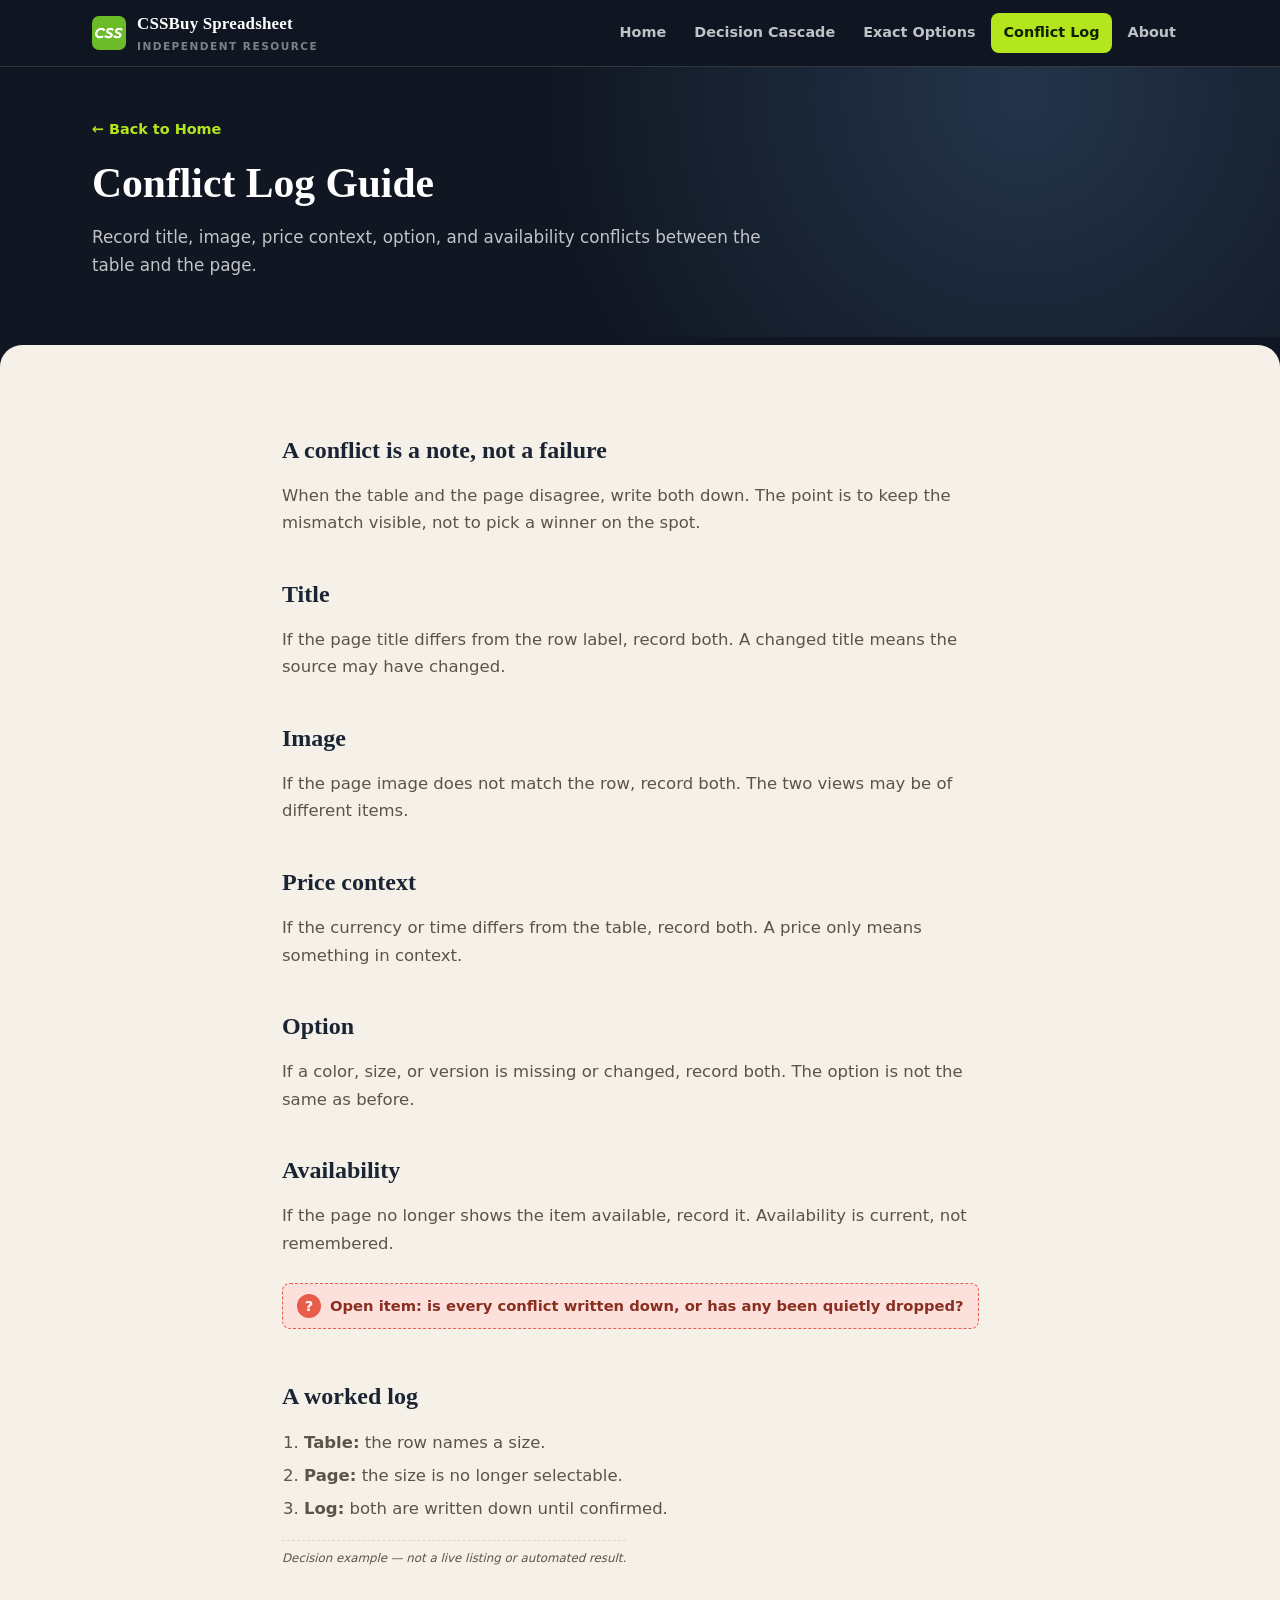
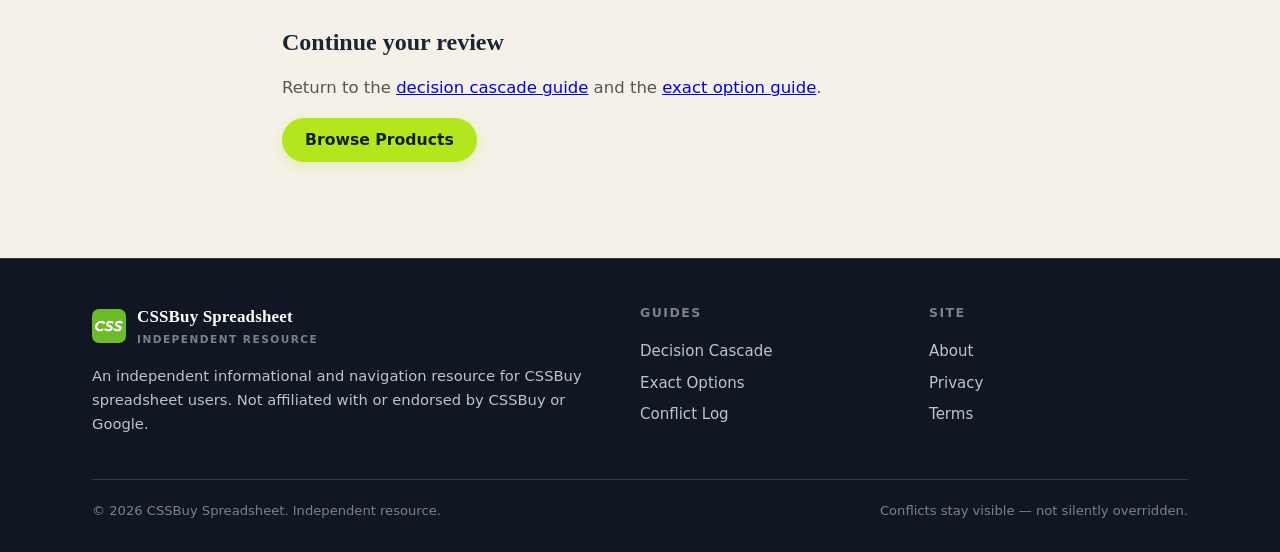
<file: conflict-log-guide/index.html>
<!DOCTYPE html>
<html lang="en">
<head>
  <meta charset="UTF-8">
  <meta name="viewport" content="width=device-width, initial-scale=1.0">
  <title>Conflict Log Guide | CSSBuy Spreadsheet</title>
  <meta name="description" content="Record title, image, price context, option, and availability conflicts between the CSSBuy table and the current page.">
  <link rel="canonical" href="https://repglide.github.io/cssbuy-spreadsheet/conflict-log-guide/">
  <link rel="icon" type="image/png" href="../assets/images/favicon.png">
  <link rel="stylesheet" href="../assets/css/styles.css">

  <meta property="og:type" content="article">
  <meta property="og:url" content="https://repglide.github.io/cssbuy-spreadsheet/conflict-log-guide/">
  <meta property="og:title" content="Conflict Log Guide | CSSBuy Spreadsheet">
  <meta property="og:description" content="Record title, image, price context, option, and availability conflicts between the CSSBuy table and the current page.">
  <meta name="twitter:card" content="summary">

  <script type="application/ld+json">
  {
    "@context": "https://schema.org",
    "@graph": [
      { "@type": "WebSite", "@id": "https://repglide.github.io/cssbuy-spreadsheet/#website", "url": "https://repglide.github.io/cssbuy-spreadsheet/", "name": "CSSBuy Spreadsheet & Decision Guide" },
      { "@type": "BreadcrumbList", "itemListElement": [
        { "@type": "ListItem", "position": 1, "name": "Home", "item": "https://repglide.github.io/cssbuy-spreadsheet/" },
        { "@type": "ListItem", "position": 2, "name": "Conflict Log Guide", "item": "https://repglide.github.io/cssbuy-spreadsheet/conflict-log-guide/" }
      ]},
      { "@type": "Article", "@id": "https://repglide.github.io/cssbuy-spreadsheet/conflict-log-guide/#article", "headline": "Conflict Log Guide", "description": "Record title, image, price context, option, and availability conflicts between the CSSBuy table and the current page.", "isPartOf": { "@id": "https://repglide.github.io/cssbuy-spreadsheet/#website" } }
    ]
  }
  </script>
</head>
<body>
  <a href="#main-content" class="skip-link">Skip to main content</a>

  <header class="site-header">
    <div class="container header-inner">
      <a href="../index.html" class="brand" aria-label="CSSBuy Spreadsheet Home">
        <img src="../assets/images/logo.png" alt="CSSBuy logo" width="34" height="34">
        <span class="brand-name">CSSBuy Spreadsheet<small>Independent Resource</small></span>
      </a>
      <button class="mobile-nav-toggle" aria-expanded="false" aria-label="Toggle navigation menu">
        <svg viewBox="0 0 24 24" fill="none" stroke="currentColor" stroke-width="2" width="22" height="22"><line x1="3" y1="6" x2="21" y2="6"></line><line x1="3" y1="12" x2="21" y2="12"></line><line x1="3" y1="18" x2="21" y2="18"></line></svg>
      </button>
      <nav class="main-nav" aria-label="Primary Navigation">
        <ul>
          <li><a href="../index.html">Home</a></li>
          <li><a href="../decision-cascade-guide/">Decision Cascade</a></li>
          <li><a href="../exact-option-guide/">Exact Options</a></li>
          <li><a href="../conflict-log-guide/" class="active">Conflict Log</a></li>
          <li><a href="../about/">About</a></li>
        </ul>
      </nav>
    </div>
  </header>

  <main id="main-content">
    <section class="page-hero">
      <div class="container">
        <a class="back-link" href="../index.html">← Back to Home</a>
        <h1>Conflict Log Guide</h1>
        <p>Record title, image, price context, option, and availability conflicts between the table and the page.</p>
      </div>
    </section>

    <div class="article-paper">
      <div class="article-body">
        <h2>A conflict is a note, not a failure</h2>
        <p>When the table and the page disagree, write both down. The point is to keep the mismatch visible, not to pick a winner on the spot.</p>

        <h2>Title</h2>
        <p>If the page title differs from the row label, record both. A changed title means the source may have changed.</p>

        <h2>Image</h2>
        <p>If the page image does not match the row, record both. The two views may be of different items.</p>

        <h2>Price context</h2>
        <p>If the currency or time differs from the table, record both. A price only means something in context.</p>

        <h2>Option</h2>
        <p>If a color, size, or version is missing or changed, record both. The option is not the same as before.</p>

        <h2>Availability</h2>
        <p>If the page no longer shows the item available, record it. Availability is current, not remembered.</p>

        <div class="open-note"><span class="qmark">?</span>Open item: is every conflict written down, or has any been quietly dropped?</div>

        <h2>A worked log</h2>
        <ol>
          <li><strong>Table:</strong> the row names a size.</li>
          <li><strong>Page:</strong> the size is no longer selectable.</li>
          <li><strong>Log:</strong> both are written down until confirmed.</li>
        </ol>
        <p class="example-flag">Decision example — not a live listing or automated result.</p>

        <h2>Continue your review</h2>
        <p>Return to the <a href="../decision-cascade-guide/">decision cascade guide</a> and the <a href="../exact-option-guide/">exact option guide</a>.</p>
        <p><a href="https://repglide.com/?agent=cssbuy" class="btn btn-primary" target="_blank" rel="nofollow noopener">Browse Products</a></p>
      </div>
    </div>
  </main>

  <footer class="site-footer">
    <div class="container">
      <div class="footer-grid">
        <div class="footer-brand">
          <a href="../index.html" class="brand" aria-label="CSSBuy Spreadsheet Home">
            <img src="../assets/images/logo.png" alt="CSSBuy logo" width="30" height="30">
            <span class="brand-name">CSSBuy Spreadsheet<small>Independent Resource</small></span>
          </a>
          <p>An independent informational and navigation resource for CSSBuy spreadsheet users. Not affiliated with or endorsed by CSSBuy or Google.</p>
        </div>
        <div class="footer-col">
          <h4>Guides</h4>
          <ul>
            <li><a href="../decision-cascade-guide/">Decision Cascade</a></li>
            <li><a href="../exact-option-guide/">Exact Options</a></li>
            <li><a href="../conflict-log-guide/">Conflict Log</a></li>
          </ul>
        </div>
        <div class="footer-col">
          <h4>Site</h4>
          <ul>
            <li><a href="../about/">About</a></li>
            <li><a href="../privacy/">Privacy</a></li>
            <li><a href="../terms/">Terms</a></li>
          </ul>
        </div>
      </div>
      <div class="footer-bottom">
        <span>&copy; <span id="year">2026</span> CSSBuy Spreadsheet. Independent resource.</span>
        <span>Conflicts stay visible — not silently overridden.</span>
      </div>
    </div>
  </footer>

  <script src="../assets/js/main.js"></script>
</body>
</html>
</file>
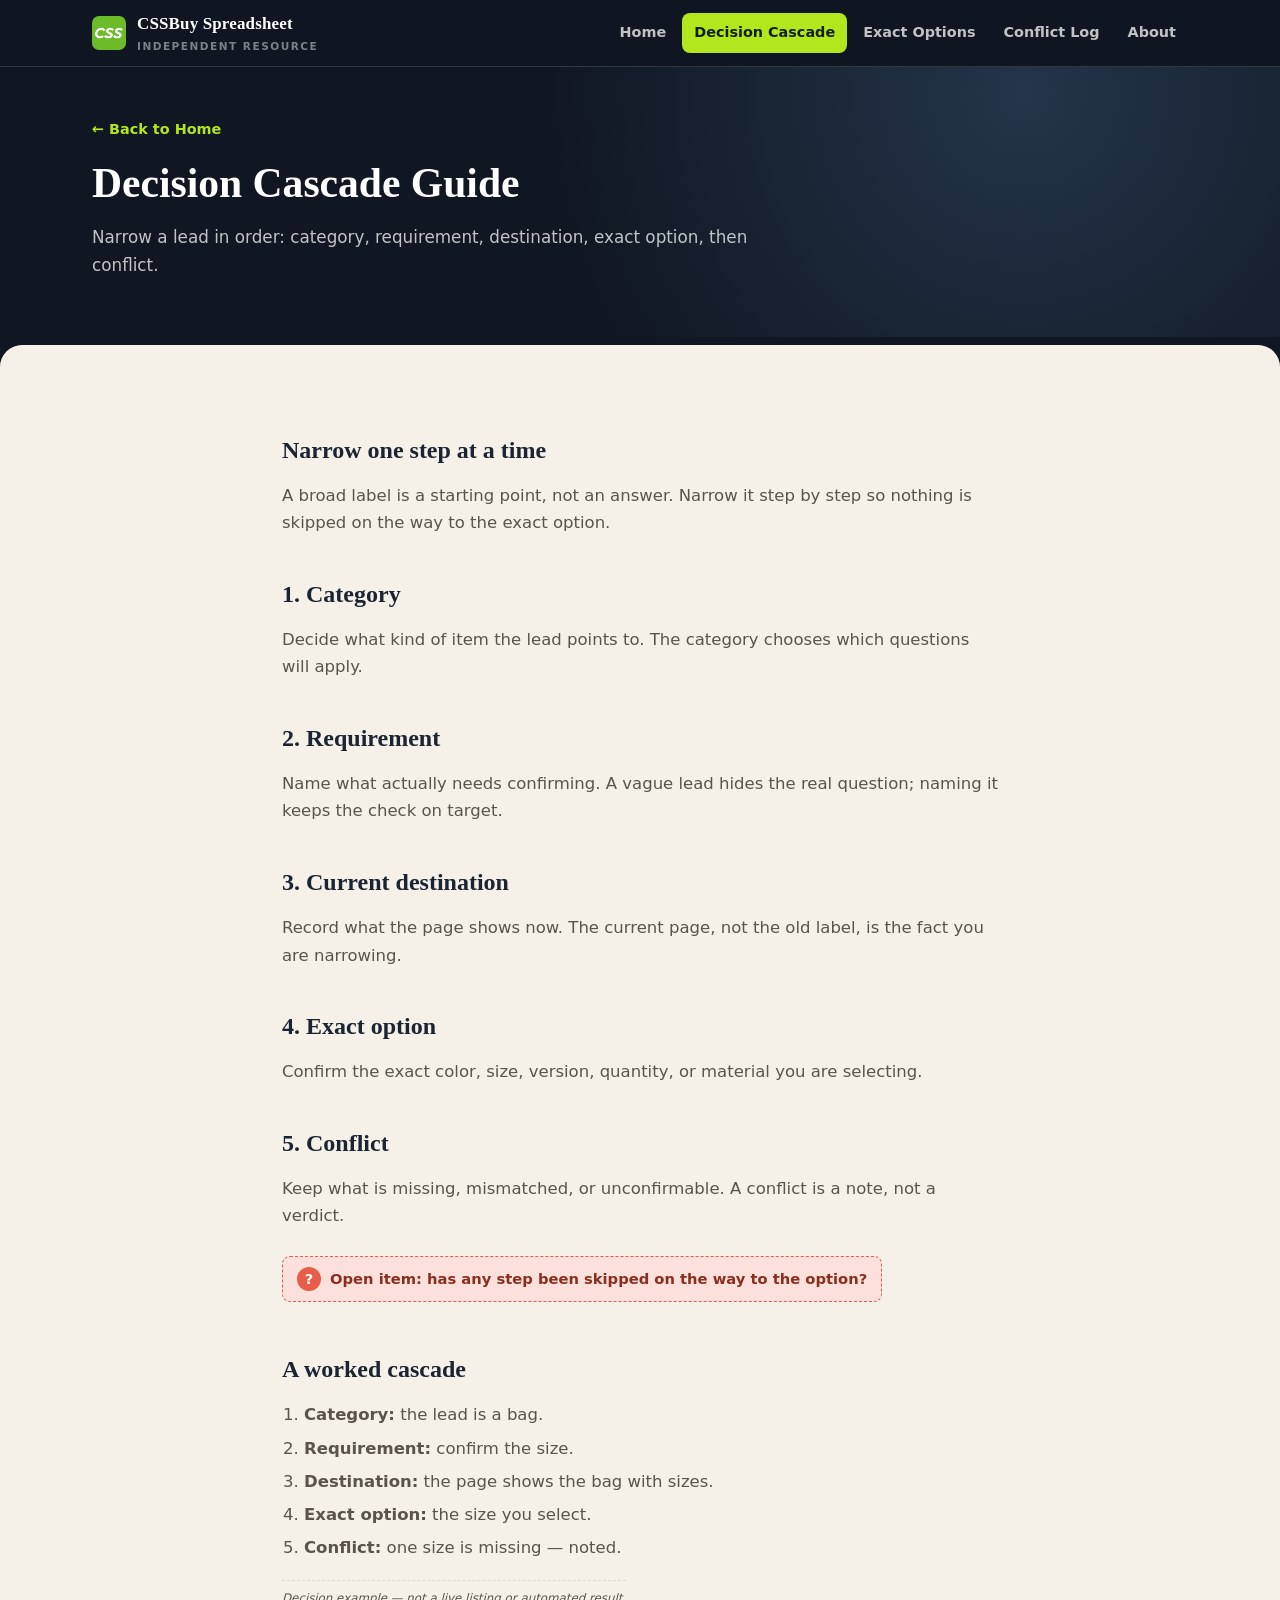
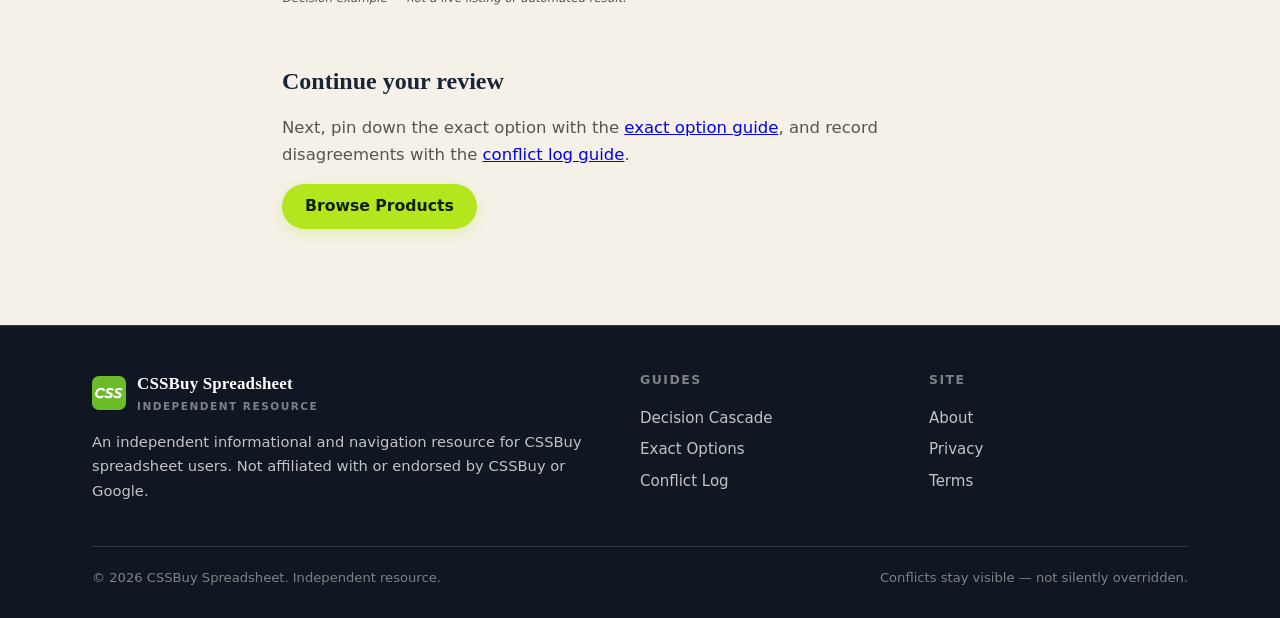
<file: decision-cascade-guide/index.html>
<!DOCTYPE html>
<html lang="en">
<head>
  <meta charset="UTF-8">
  <meta name="viewport" content="width=device-width, initial-scale=1.0">
  <title>Decision Cascade Guide | CSSBuy Spreadsheet</title>
  <meta name="description" content="Narrow a CSSBuy spreadsheet lead in order: category, requirement, current destination, exact option, then conflict.">
  <link rel="canonical" href="https://repglide.github.io/cssbuy-spreadsheet/decision-cascade-guide/">
  <link rel="icon" type="image/png" href="../assets/images/favicon.png">
  <link rel="stylesheet" href="../assets/css/styles.css">

  <meta property="og:type" content="article">
  <meta property="og:url" content="https://repglide.github.io/cssbuy-spreadsheet/decision-cascade-guide/">
  <meta property="og:title" content="Decision Cascade Guide | CSSBuy Spreadsheet">
  <meta property="og:description" content="Narrow a CSSBuy spreadsheet lead in order: category, requirement, current destination, exact option, then conflict.">
  <meta name="twitter:card" content="summary">

  <script type="application/ld+json">
  {
    "@context": "https://schema.org",
    "@graph": [
      { "@type": "WebSite", "@id": "https://repglide.github.io/cssbuy-spreadsheet/#website", "url": "https://repglide.github.io/cssbuy-spreadsheet/", "name": "CSSBuy Spreadsheet & Decision Guide" },
      { "@type": "BreadcrumbList", "itemListElement": [
        { "@type": "ListItem", "position": 1, "name": "Home", "item": "https://repglide.github.io/cssbuy-spreadsheet/" },
        { "@type": "ListItem", "position": 2, "name": "Decision Cascade Guide", "item": "https://repglide.github.io/cssbuy-spreadsheet/decision-cascade-guide/" }
      ]},
      { "@type": "Article", "@id": "https://repglide.github.io/cssbuy-spreadsheet/decision-cascade-guide/#article", "headline": "Decision Cascade Guide", "description": "Narrow a CSSBuy spreadsheet lead in order: category, requirement, current destination, exact option, then conflict.", "isPartOf": { "@id": "https://repglide.github.io/cssbuy-spreadsheet/#website" } }
    ]
  }
  </script>
</head>
<body>
  <a href="#main-content" class="skip-link">Skip to main content</a>

  <header class="site-header">
    <div class="container header-inner">
      <a href="../index.html" class="brand" aria-label="CSSBuy Spreadsheet Home">
        <img src="../assets/images/logo.png" alt="CSSBuy logo" width="34" height="34">
        <span class="brand-name">CSSBuy Spreadsheet<small>Independent Resource</small></span>
      </a>
      <button class="mobile-nav-toggle" aria-expanded="false" aria-label="Toggle navigation menu">
        <svg viewBox="0 0 24 24" fill="none" stroke="currentColor" stroke-width="2" width="22" height="22"><line x1="3" y1="6" x2="21" y2="6"></line><line x1="3" y1="12" x2="21" y2="12"></line><line x1="3" y1="18" x2="21" y2="18"></line></svg>
      </button>
      <nav class="main-nav" aria-label="Primary Navigation">
        <ul>
          <li><a href="../index.html">Home</a></li>
          <li><a href="../decision-cascade-guide/" class="active">Decision Cascade</a></li>
          <li><a href="../exact-option-guide/">Exact Options</a></li>
          <li><a href="../conflict-log-guide/">Conflict Log</a></li>
          <li><a href="../about/">About</a></li>
        </ul>
      </nav>
    </div>
  </header>

  <main id="main-content">
    <section class="page-hero">
      <div class="container">
        <a class="back-link" href="../index.html">← Back to Home</a>
        <h1>Decision Cascade Guide</h1>
        <p>Narrow a lead in order: category, requirement, destination, exact option, then conflict.</p>
      </div>
    </section>

    <div class="article-paper">
      <div class="article-body">
        <h2>Narrow one step at a time</h2>
        <p>A broad label is a starting point, not an answer. Narrow it step by step so nothing is skipped on the way to the exact option.</p>

        <h2>1. Category</h2>
        <p>Decide what kind of item the lead points to. The category chooses which questions will apply.</p>

        <h2>2. Requirement</h2>
        <p>Name what actually needs confirming. A vague lead hides the real question; naming it keeps the check on target.</p>

        <h2>3. Current destination</h2>
        <p>Record what the page shows now. The current page, not the old label, is the fact you are narrowing.</p>

        <h2>4. Exact option</h2>
        <p>Confirm the exact color, size, version, quantity, or material you are selecting.</p>

        <h2>5. Conflict</h2>
        <p>Keep what is missing, mismatched, or unconfirmable. A conflict is a note, not a verdict.</p>

        <div class="open-note"><span class="qmark">?</span>Open item: has any step been skipped on the way to the option?</div>

        <h2>A worked cascade</h2>
        <ol>
          <li><strong>Category:</strong> the lead is a bag.</li>
          <li><strong>Requirement:</strong> confirm the size.</li>
          <li><strong>Destination:</strong> the page shows the bag with sizes.</li>
          <li><strong>Exact option:</strong> the size you select.</li>
          <li><strong>Conflict:</strong> one size is missing — noted.</li>
        </ol>
        <p class="example-flag">Decision example — not a live listing or automated result.</p>

        <h2>Continue your review</h2>
        <p>Next, pin down the exact option with the <a href="../exact-option-guide/">exact option guide</a>, and record disagreements with the <a href="../conflict-log-guide/">conflict log guide</a>.</p>
        <p><a href="https://repglide.com/?agent=cssbuy" class="btn btn-primary" target="_blank" rel="nofollow noopener">Browse Products</a></p>
      </div>
    </div>
  </main>

  <footer class="site-footer">
    <div class="container">
      <div class="footer-grid">
        <div class="footer-brand">
          <a href="../index.html" class="brand" aria-label="CSSBuy Spreadsheet Home">
            <img src="../assets/images/logo.png" alt="CSSBuy logo" width="30" height="30">
            <span class="brand-name">CSSBuy Spreadsheet<small>Independent Resource</small></span>
          </a>
          <p>An independent informational and navigation resource for CSSBuy spreadsheet users. Not affiliated with or endorsed by CSSBuy or Google.</p>
        </div>
        <div class="footer-col">
          <h4>Guides</h4>
          <ul>
            <li><a href="../decision-cascade-guide/">Decision Cascade</a></li>
            <li><a href="../exact-option-guide/">Exact Options</a></li>
            <li><a href="../conflict-log-guide/">Conflict Log</a></li>
          </ul>
        </div>
        <div class="footer-col">
          <h4>Site</h4>
          <ul>
            <li><a href="../about/">About</a></li>
            <li><a href="../privacy/">Privacy</a></li>
            <li><a href="../terms/">Terms</a></li>
          </ul>
        </div>
      </div>
      <div class="footer-bottom">
        <span>&copy; <span id="year">2026</span> CSSBuy Spreadsheet. Independent resource.</span>
        <span>Conflicts stay visible — not silently overridden.</span>
      </div>
    </div>
  </footer>

  <script src="../assets/js/main.js"></script>
</body>
</html>
</file>
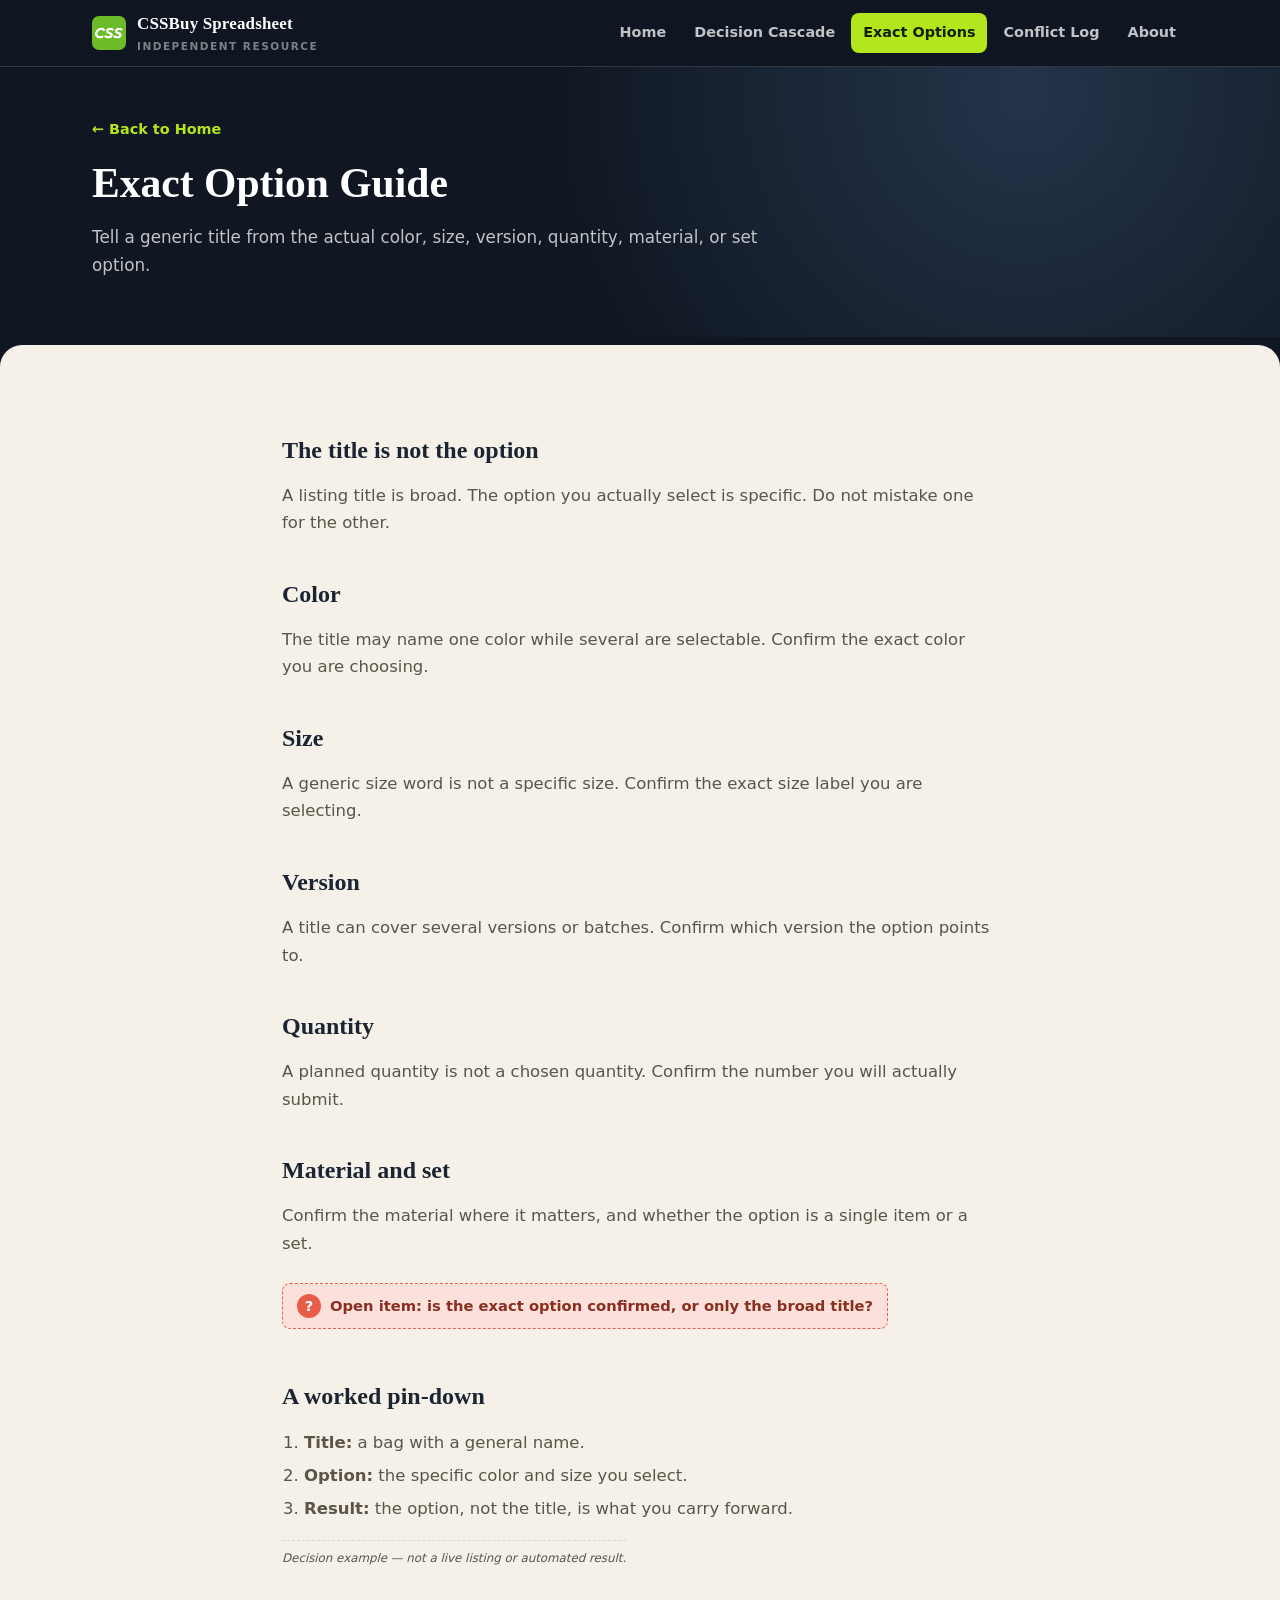
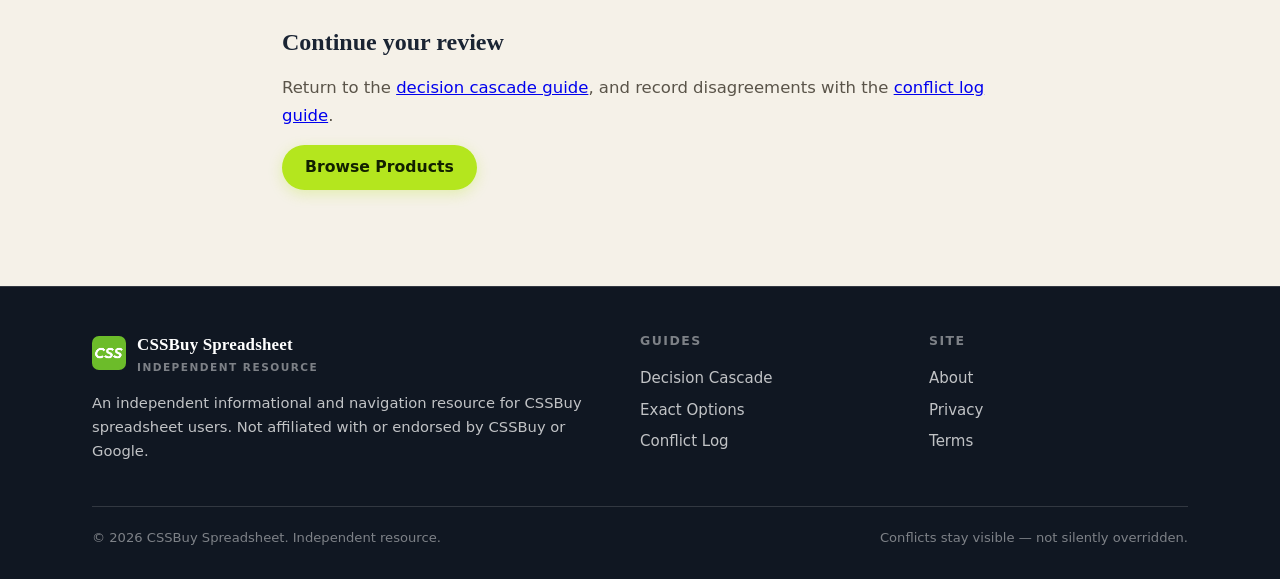
<file: exact-option-guide/index.html>
<!DOCTYPE html>
<html lang="en">
<head>
  <meta charset="UTF-8">
  <meta name="viewport" content="width=device-width, initial-scale=1.0">
  <title>Exact Option Guide | CSSBuy Spreadsheet</title>
  <meta name="description" content="Tell a generic title from the actual color, size, version, quantity, material, or set option.">
  <link rel="canonical" href="https://repglide.github.io/cssbuy-spreadsheet/exact-option-guide/">
  <link rel="icon" type="image/png" href="../assets/images/favicon.png">
  <link rel="stylesheet" href="../assets/css/styles.css">

  <meta property="og:type" content="article">
  <meta property="og:url" content="https://repglide.github.io/cssbuy-spreadsheet/exact-option-guide/">
  <meta property="og:title" content="Exact Option Guide | CSSBuy Spreadsheet">
  <meta property="og:description" content="Tell a generic title from the actual color, size, version, quantity, material, or set option.">
  <meta name="twitter:card" content="summary">

  <script type="application/ld+json">
  {
    "@context": "https://schema.org",
    "@graph": [
      { "@type": "WebSite", "@id": "https://repglide.github.io/cssbuy-spreadsheet/#website", "url": "https://repglide.github.io/cssbuy-spreadsheet/", "name": "CSSBuy Spreadsheet & Decision Guide" },
      { "@type": "BreadcrumbList", "itemListElement": [
        { "@type": "ListItem", "position": 1, "name": "Home", "item": "https://repglide.github.io/cssbuy-spreadsheet/" },
        { "@type": "ListItem", "position": 2, "name": "Exact Option Guide", "item": "https://repglide.github.io/cssbuy-spreadsheet/exact-option-guide/" }
      ]},
      { "@type": "Article", "@id": "https://repglide.github.io/cssbuy-spreadsheet/exact-option-guide/#article", "headline": "Exact Option Guide", "description": "Tell a generic title from the actual color, size, version, quantity, material, or set option.", "isPartOf": { "@id": "https://repglide.github.io/cssbuy-spreadsheet/#website" } }
    ]
  }
  </script>
</head>
<body>
  <a href="#main-content" class="skip-link">Skip to main content</a>

  <header class="site-header">
    <div class="container header-inner">
      <a href="../index.html" class="brand" aria-label="CSSBuy Spreadsheet Home">
        <img src="../assets/images/logo.png" alt="CSSBuy logo" width="34" height="34">
        <span class="brand-name">CSSBuy Spreadsheet<small>Independent Resource</small></span>
      </a>
      <button class="mobile-nav-toggle" aria-expanded="false" aria-label="Toggle navigation menu">
        <svg viewBox="0 0 24 24" fill="none" stroke="currentColor" stroke-width="2" width="22" height="22"><line x1="3" y1="6" x2="21" y2="6"></line><line x1="3" y1="12" x2="21" y2="12"></line><line x1="3" y1="18" x2="21" y2="18"></line></svg>
      </button>
      <nav class="main-nav" aria-label="Primary Navigation">
        <ul>
          <li><a href="../index.html">Home</a></li>
          <li><a href="../decision-cascade-guide/">Decision Cascade</a></li>
          <li><a href="../exact-option-guide/" class="active">Exact Options</a></li>
          <li><a href="../conflict-log-guide/">Conflict Log</a></li>
          <li><a href="../about/">About</a></li>
        </ul>
      </nav>
    </div>
  </header>

  <main id="main-content">
    <section class="page-hero">
      <div class="container">
        <a class="back-link" href="../index.html">← Back to Home</a>
        <h1>Exact Option Guide</h1>
        <p>Tell a generic title from the actual color, size, version, quantity, material, or set option.</p>
      </div>
    </section>

    <div class="article-paper">
      <div class="article-body">
        <h2>The title is not the option</h2>
        <p>A listing title is broad. The option you actually select is specific. Do not mistake one for the other.</p>

        <h2>Color</h2>
        <p>The title may name one color while several are selectable. Confirm the exact color you are choosing.</p>

        <h2>Size</h2>
        <p>A generic size word is not a specific size. Confirm the exact size label you are selecting.</p>

        <h2>Version</h2>
        <p>A title can cover several versions or batches. Confirm which version the option points to.</p>

        <h2>Quantity</h2>
        <p>A planned quantity is not a chosen quantity. Confirm the number you will actually submit.</p>

        <h2>Material and set</h2>
        <p>Confirm the material where it matters, and whether the option is a single item or a set.</p>

        <div class="open-note"><span class="qmark">?</span>Open item: is the exact option confirmed, or only the broad title?</div>

        <h2>A worked pin-down</h2>
        <ol>
          <li><strong>Title:</strong> a bag with a general name.</li>
          <li><strong>Option:</strong> the specific color and size you select.</li>
          <li><strong>Result:</strong> the option, not the title, is what you carry forward.</li>
        </ol>
        <p class="example-flag">Decision example — not a live listing or automated result.</p>

        <h2>Continue your review</h2>
        <p>Return to the <a href="../decision-cascade-guide/">decision cascade guide</a>, and record disagreements with the <a href="../conflict-log-guide/">conflict log guide</a>.</p>
        <p><a href="https://repglide.com/?agent=cssbuy" class="btn btn-primary" target="_blank" rel="nofollow noopener">Browse Products</a></p>
      </div>
    </div>
  </main>

  <footer class="site-footer">
    <div class="container">
      <div class="footer-grid">
        <div class="footer-brand">
          <a href="../index.html" class="brand" aria-label="CSSBuy Spreadsheet Home">
            <img src="../assets/images/logo.png" alt="CSSBuy logo" width="30" height="30">
            <span class="brand-name">CSSBuy Spreadsheet<small>Independent Resource</small></span>
          </a>
          <p>An independent informational and navigation resource for CSSBuy spreadsheet users. Not affiliated with or endorsed by CSSBuy or Google.</p>
        </div>
        <div class="footer-col">
          <h4>Guides</h4>
          <ul>
            <li><a href="../decision-cascade-guide/">Decision Cascade</a></li>
            <li><a href="../exact-option-guide/">Exact Options</a></li>
            <li><a href="../conflict-log-guide/">Conflict Log</a></li>
          </ul>
        </div>
        <div class="footer-col">
          <h4>Site</h4>
          <ul>
            <li><a href="../about/">About</a></li>
            <li><a href="../privacy/">Privacy</a></li>
            <li><a href="../terms/">Terms</a></li>
          </ul>
        </div>
      </div>
      <div class="footer-bottom">
        <span>&copy; <span id="year">2026</span> CSSBuy Spreadsheet. Independent resource.</span>
        <span>Conflicts stay visible — not silently overridden.</span>
      </div>
    </div>
  </footer>

  <script src="../assets/js/main.js"></script>
</body>
</html>
</file>
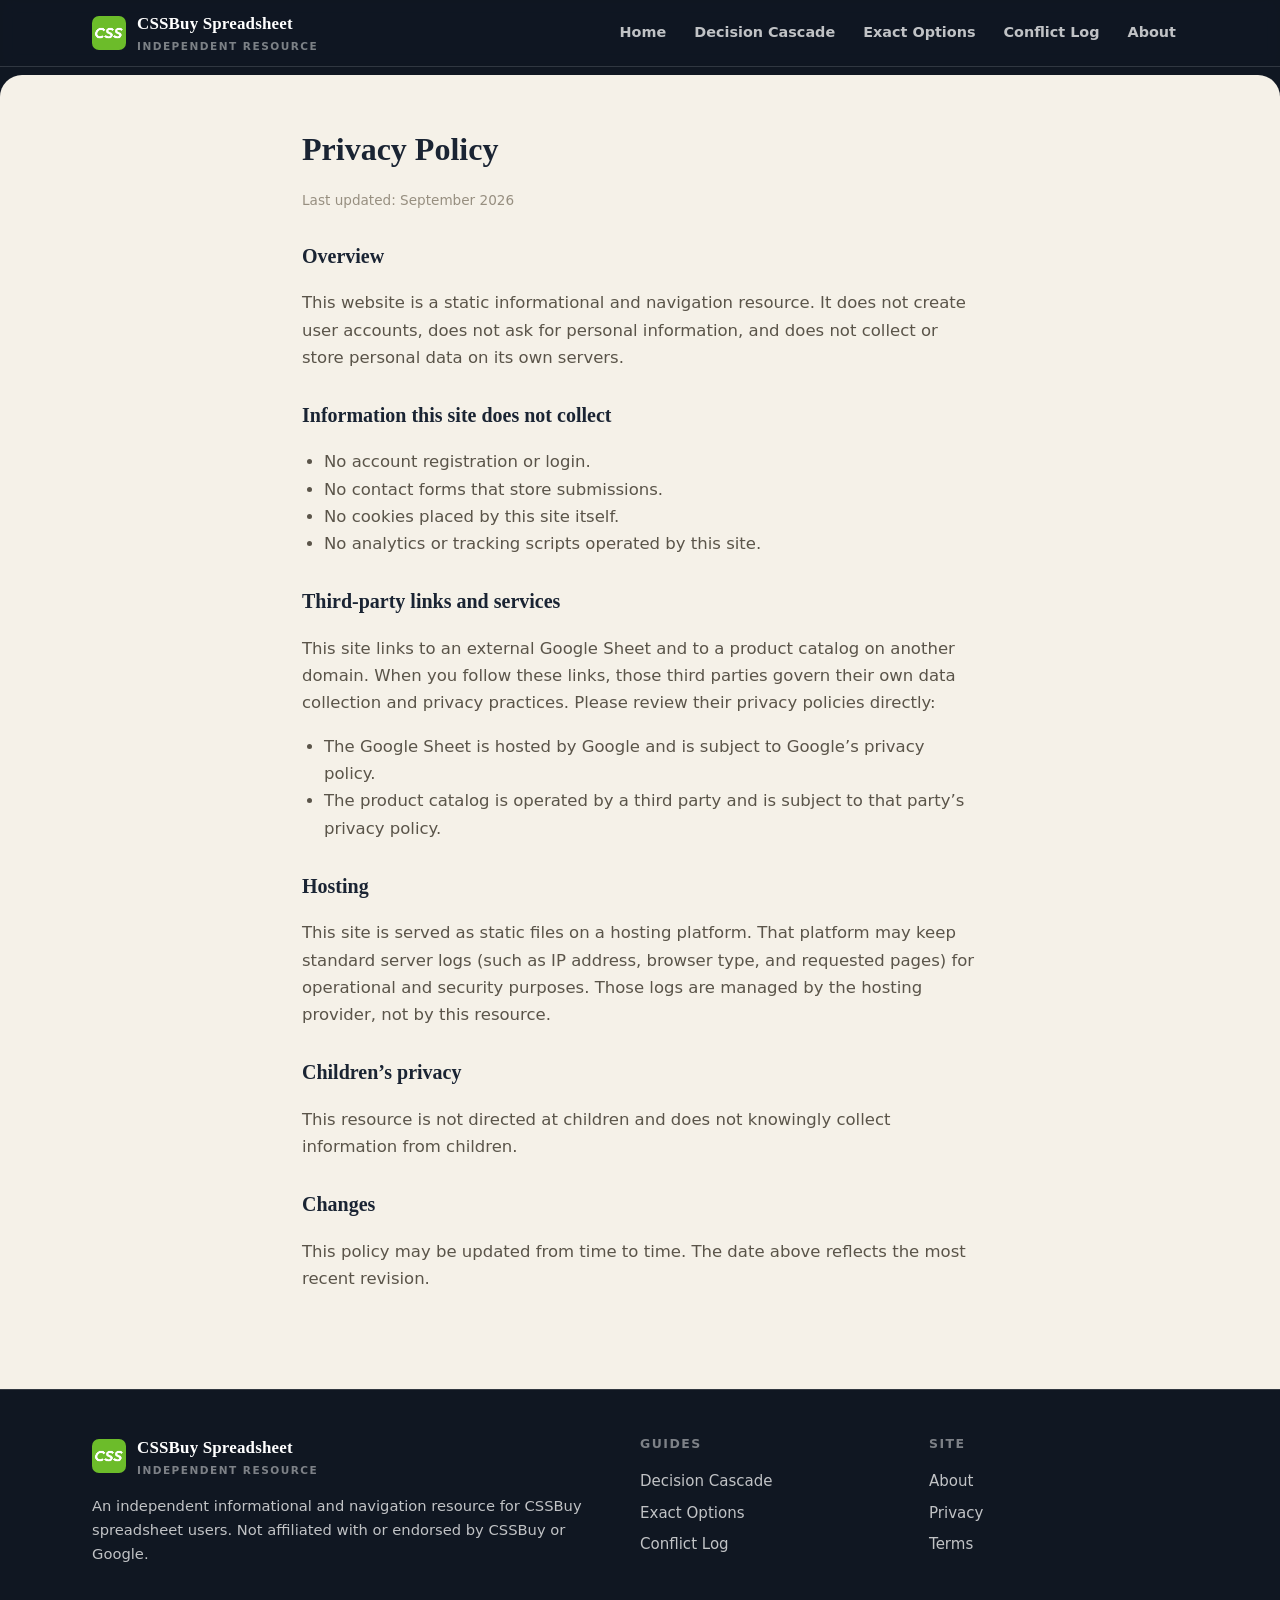
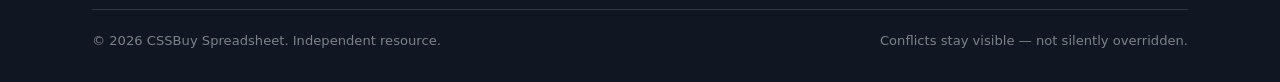
<file: privacy/index.html>
<!DOCTYPE html>
<html lang="en">
<head>
  <meta charset="UTF-8">
  <meta name="viewport" content="width=device-width, initial-scale=1.0">
  <title>Privacy Policy | CSSBuy Spreadsheet</title>
  <meta name="description" content="Privacy policy for the CSSBuy Spreadsheet independent resource.">
  <link rel="canonical" href="https://repglide.github.io/cssbuy-spreadsheet/privacy/">
  <link rel="icon" type="image/png" href="../assets/images/favicon.png">
  <link rel="stylesheet" href="../assets/css/styles.css">
  <meta name="robots" content="index, follow">
</head>
<body>
  <a href="#main-content" class="skip-link">Skip to main content</a>

  <header class="site-header">
    <div class="container header-inner">
      <a href="../index.html" class="brand" aria-label="CSSBuy Spreadsheet Home">
        <img src="../assets/images/logo.png" alt="CSSBuy logo" width="34" height="34">
        <span class="brand-name">CSSBuy Spreadsheet<small>Independent Resource</small></span>
      </a>
      <button class="mobile-nav-toggle" aria-expanded="false" aria-label="Toggle navigation menu">
        <svg viewBox="0 0 24 24" fill="none" stroke="currentColor" stroke-width="2" width="22" height="22"><line x1="3" y1="6" x2="21" y2="6"></line><line x1="3" y1="12" x2="21" y2="12"></line><line x1="3" y1="18" x2="21" y2="18"></line></svg>
      </button>
      <nav class="main-nav" aria-label="Primary Navigation">
        <ul>
          <li><a href="../index.html">Home</a></li>
          <li><a href="../decision-cascade-guide/">Decision Cascade</a></li>
          <li><a href="../exact-option-guide/">Exact Options</a></li>
          <li><a href="../conflict-log-guide/">Conflict Log</a></li>
          <li><a href="../about/">About</a></li>
        </ul>
      </nav>
    </div>
  </header>

  <main id="main-content">
    <div class="article-paper">
      <div class="legal-body">
        <h1>Privacy Policy</h1>
        <p class="legal-date">Last updated: September 2026</p>

        <h2>Overview</h2>
        <p>This website is a static informational and navigation resource. It does not create user accounts, does not ask for personal information, and does not collect or store personal data on its own servers.</p>

        <h2>Information this site does not collect</h2>
        <ul>
          <li>No account registration or login.</li>
          <li>No contact forms that store submissions.</li>
          <li>No cookies placed by this site itself.</li>
          <li>No analytics or tracking scripts operated by this site.</li>
        </ul>

        <h2>Third-party links and services</h2>
        <p>This site links to an external Google Sheet and to a product catalog on another domain. When you follow these links, those third parties govern their own data collection and privacy practices. Please review their privacy policies directly:</p>
        <ul>
          <li>The Google Sheet is hosted by Google and is subject to Google&rsquo;s privacy policy.</li>
          <li>The product catalog is operated by a third party and is subject to that party&rsquo;s privacy policy.</li>
        </ul>

        <h2>Hosting</h2>
        <p>This site is served as static files on a hosting platform. That platform may keep standard server logs (such as IP address, browser type, and requested pages) for operational and security purposes. Those logs are managed by the hosting provider, not by this resource.</p>

        <h2>Children&rsquo;s privacy</h2>
        <p>This resource is not directed at children and does not knowingly collect information from children.</p>

        <h2>Changes</h2>
        <p>This policy may be updated from time to time. The date above reflects the most recent revision.</p>
      </div>
    </div>
  </main>

  <footer class="site-footer">
    <div class="container">
      <div class="footer-grid">
        <div class="footer-brand">
          <a href="../index.html" class="brand" aria-label="CSSBuy Spreadsheet Home">
            <img src="../assets/images/logo.png" alt="CSSBuy logo" width="30" height="30">
            <span class="brand-name">CSSBuy Spreadsheet<small>Independent Resource</small></span>
          </a>
          <p>An independent informational and navigation resource for CSSBuy spreadsheet users. Not affiliated with or endorsed by CSSBuy or Google.</p>
        </div>
        <div class="footer-col">
          <h4>Guides</h4>
          <ul>
            <li><a href="../decision-cascade-guide/">Decision Cascade</a></li>
            <li><a href="../exact-option-guide/">Exact Options</a></li>
            <li><a href="../conflict-log-guide/">Conflict Log</a></li>
          </ul>
        </div>
        <div class="footer-col">
          <h4>Site</h4>
          <ul>
            <li><a href="../about/">About</a></li>
            <li><a href="../privacy/">Privacy</a></li>
            <li><a href="../terms/">Terms</a></li>
          </ul>
        </div>
      </div>
      <div class="footer-bottom">
        <span>&copy; <span id="year">2026</span> CSSBuy Spreadsheet. Independent resource.</span>
        <span>Conflicts stay visible — not silently overridden.</span>
      </div>
    </div>
  </footer>

  <script src="../assets/js/main.js"></script>
</body>
</html>
</file>
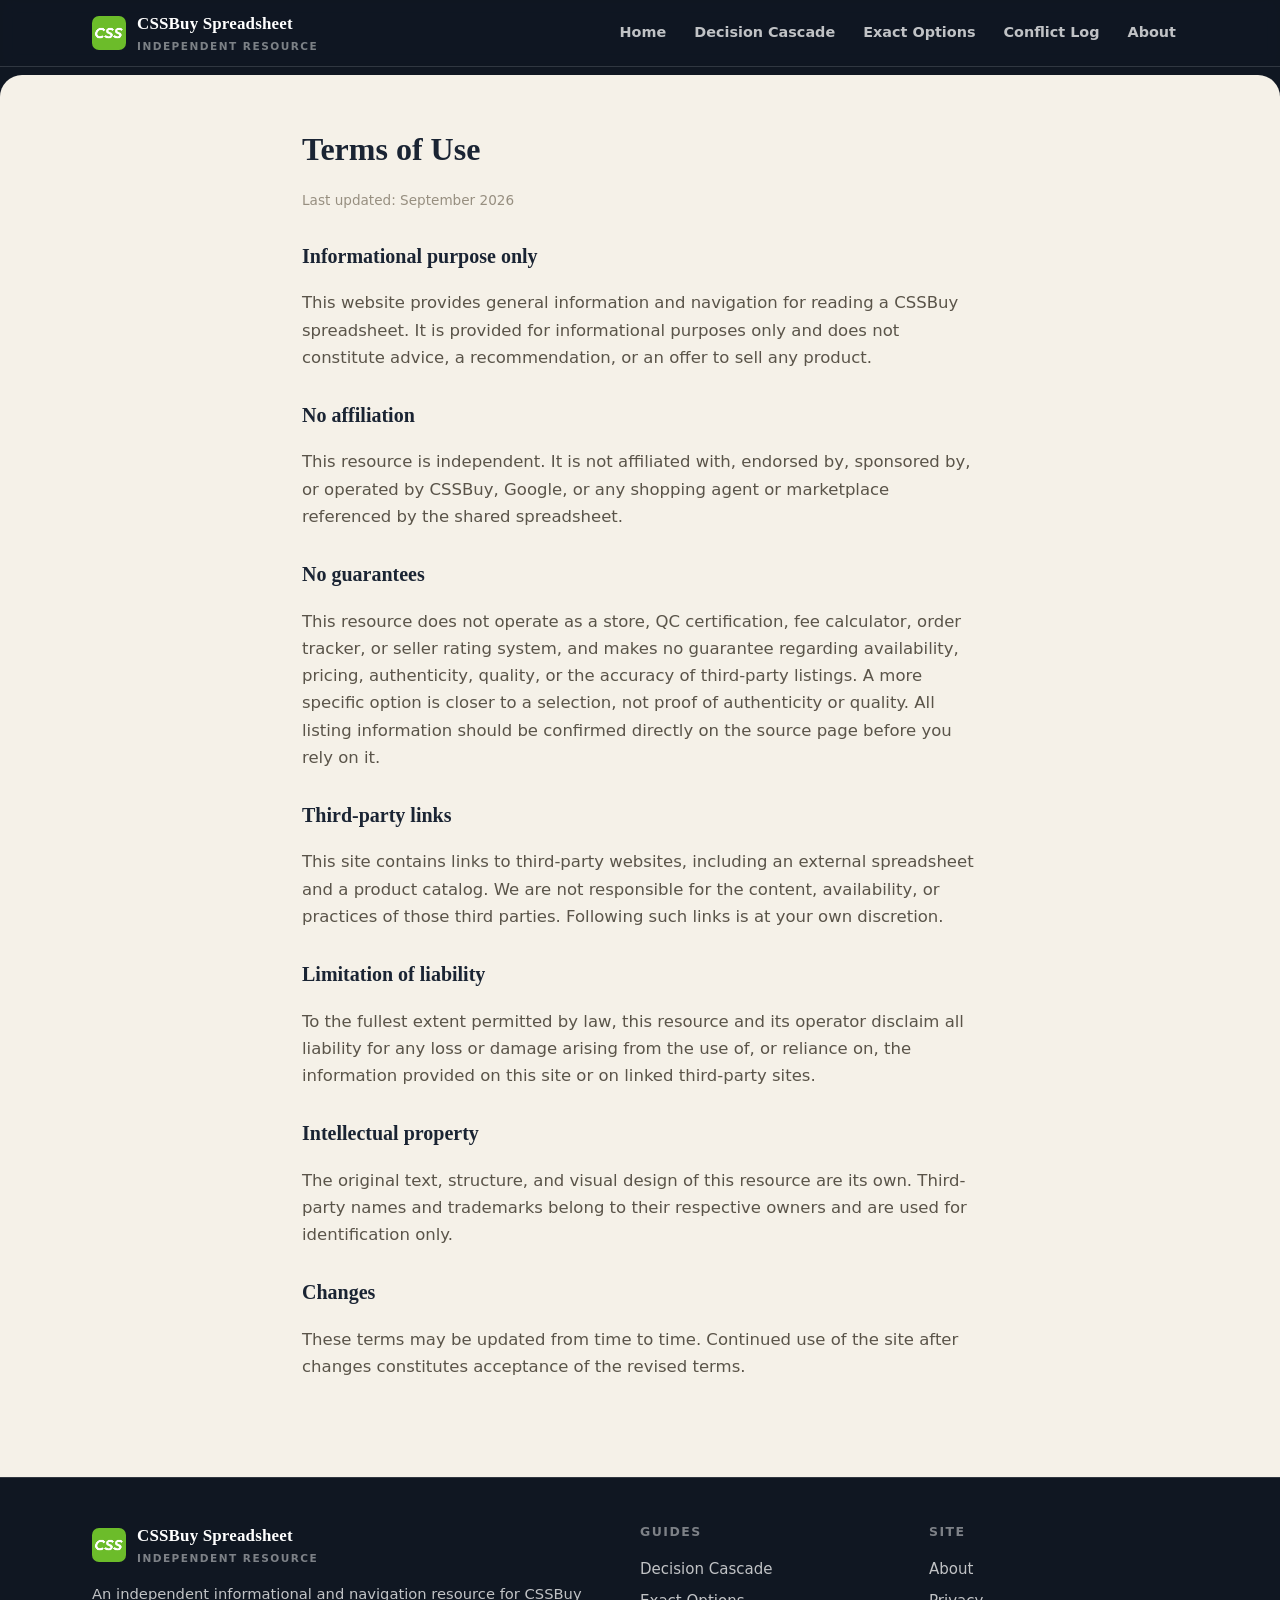
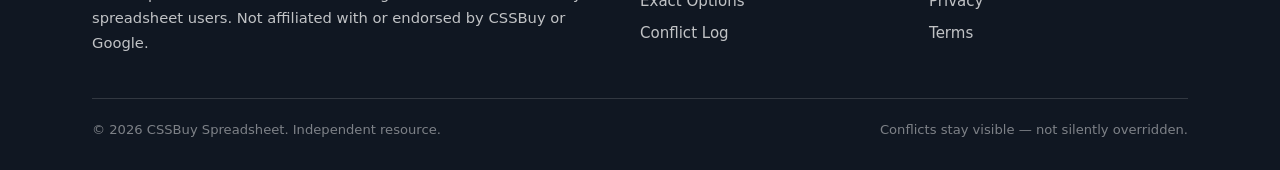
<file: terms/index.html>
<!DOCTYPE html>
<html lang="en">
<head>
  <meta charset="UTF-8">
  <meta name="viewport" content="width=device-width, initial-scale=1.0">
  <title>Terms of Use | CSSBuy Spreadsheet</title>
  <meta name="description" content="Terms of use for the CSSBuy Spreadsheet independent resource.">
  <link rel="canonical" href="https://repglide.github.io/cssbuy-spreadsheet/terms/">
  <link rel="icon" type="image/png" href="../assets/images/favicon.png">
  <link rel="stylesheet" href="../assets/css/styles.css">
  <meta name="robots" content="index, follow">
</head>
<body>
  <a href="#main-content" class="skip-link">Skip to main content</a>

  <header class="site-header">
    <div class="container header-inner">
      <a href="../index.html" class="brand" aria-label="CSSBuy Spreadsheet Home">
        <img src="../assets/images/logo.png" alt="CSSBuy logo" width="34" height="34">
        <span class="brand-name">CSSBuy Spreadsheet<small>Independent Resource</small></span>
      </a>
      <button class="mobile-nav-toggle" aria-expanded="false" aria-label="Toggle navigation menu">
        <svg viewBox="0 0 24 24" fill="none" stroke="currentColor" stroke-width="2" width="22" height="22"><line x1="3" y1="6" x2="21" y2="6"></line><line x1="3" y1="12" x2="21" y2="12"></line><line x1="3" y1="18" x2="21" y2="18"></line></svg>
      </button>
      <nav class="main-nav" aria-label="Primary Navigation">
        <ul>
          <li><a href="../index.html">Home</a></li>
          <li><a href="../decision-cascade-guide/">Decision Cascade</a></li>
          <li><a href="../exact-option-guide/">Exact Options</a></li>
          <li><a href="../conflict-log-guide/">Conflict Log</a></li>
          <li><a href="../about/">About</a></li>
        </ul>
      </nav>
    </div>
  </header>

  <main id="main-content">
    <div class="article-paper">
      <div class="legal-body">
        <h1>Terms of Use</h1>
        <p class="legal-date">Last updated: September 2026</p>

        <h2>Informational purpose only</h2>
        <p>This website provides general information and navigation for reading a CSSBuy spreadsheet. It is provided for informational purposes only and does not constitute advice, a recommendation, or an offer to sell any product.</p>

        <h2>No affiliation</h2>
        <p>This resource is independent. It is not affiliated with, endorsed by, sponsored by, or operated by CSSBuy, Google, or any shopping agent or marketplace referenced by the shared spreadsheet.</p>

        <h2>No guarantees</h2>
        <p>This resource does not operate as a store, QC certification, fee calculator, order tracker, or seller rating system, and makes no guarantee regarding availability, pricing, authenticity, quality, or the accuracy of third-party listings. A more specific option is closer to a selection, not proof of authenticity or quality. All listing information should be confirmed directly on the source page before you rely on it.</p>

        <h2>Third-party links</h2>
        <p>This site contains links to third-party websites, including an external spreadsheet and a product catalog. We are not responsible for the content, availability, or practices of those third parties. Following such links is at your own discretion.</p>

        <h2>Limitation of liability</h2>
        <p>To the fullest extent permitted by law, this resource and its operator disclaim all liability for any loss or damage arising from the use of, or reliance on, the information provided on this site or on linked third-party sites.</p>

        <h2>Intellectual property</h2>
        <p>The original text, structure, and visual design of this resource are its own. Third-party names and trademarks belong to their respective owners and are used for identification only.</p>

        <h2>Changes</h2>
        <p>These terms may be updated from time to time. Continued use of the site after changes constitutes acceptance of the revised terms.</p>
      </div>
    </div>
  </main>

  <footer class="site-footer">
    <div class="container">
      <div class="footer-grid">
        <div class="footer-brand">
          <a href="../index.html" class="brand" aria-label="CSSBuy Spreadsheet Home">
            <img src="../assets/images/logo.png" alt="CSSBuy logo" width="30" height="30">
            <span class="brand-name">CSSBuy Spreadsheet<small>Independent Resource</small></span>
          </a>
          <p>An independent informational and navigation resource for CSSBuy spreadsheet users. Not affiliated with or endorsed by CSSBuy or Google.</p>
        </div>
        <div class="footer-col">
          <h4>Guides</h4>
          <ul>
            <li><a href="../decision-cascade-guide/">Decision Cascade</a></li>
            <li><a href="../exact-option-guide/">Exact Options</a></li>
            <li><a href="../conflict-log-guide/">Conflict Log</a></li>
          </ul>
        </div>
        <div class="footer-col">
          <h4>Site</h4>
          <ul>
            <li><a href="../about/">About</a></li>
            <li><a href="../privacy/">Privacy</a></li>
            <li><a href="../terms/">Terms</a></li>
          </ul>
        </div>
      </div>
      <div class="footer-bottom">
        <span>&copy; <span id="year">2026</span> CSSBuy Spreadsheet. Independent resource.</span>
        <span>Conflicts stay visible — not silently overridden.</span>
      </div>
    </div>
  </footer>

  <script src="../assets/js/main.js"></script>
</body>
</html>
</file>
<file: assets/css/styles.css>
/* ==========================================================================
   CSSBuy Spreadsheet — Decision Cascade / Specificity Cards theme
   Deep ink blue · soft ivory panels · acid lime · coral · electric purple · ice blue
   ========================================================================== */

:root {
  /* palette */
  --inkbg:       #101722;
  --inkbg-2:     #1A2433;
  --inkbg-3:     #24344A;
  --ivory:       #F5F1E8;
  --ivory-2:     #EDE7D9;
  --ivory-3:     #E2DAC8;
  --ink:         #221F1A;
  --ink-soft:    #5A5449;
  --ink-faint:   #978F80;
  --lime:        #B4E61E;
  --lime-d:      #8FBB14;
  --lime-s:      #EFF7C9;
  --coral:       #E85C4A;
  --coral-d:     #C84533;
  --coral-s:     #FBE0DB;
  --purple:      #8A4FE8;
  --purple-d:    #6F3AC7;
  --purple-s:    #EAE0FA;
  --ice:         #5FA8E0;
  --ice-s:       #DFEFFA;
  --on-dark:     rgba(255,255,255,0.74);
  --on-dark-dim: rgba(255,255,255,0.46);
  --on-dark-line: rgba(255,255,255,0.14);
  --line:        #E0D9C8;
  --line-soft:   #EAE3D2;

  /* typography */
  --serif: Georgia, 'Times New Roman', Times, serif;
  --sans: system-ui, -apple-system, 'Segoe UI', Roboto, Helvetica, Arial, sans-serif;
  --mono: ui-monospace, SFMono-Regular, 'SF Mono', Menlo, Consolas, monospace;

  /* geometry */
  --radius: 14px;
  --radius-sm: 8px;
  --container: 1140px;
  --shadow-sm: 0 1px 2px rgba(16, 23, 34, 0.06), 0 2px 8px rgba(16, 23, 34, 0.07);
  --shadow-md: 0 4px 14px rgba(16, 23, 34, 0.12), 0 12px 32px rgba(16, 23, 34, 0.10);
}

* { box-sizing: border-box; }
html { scroll-behavior: smooth; -webkit-text-size-adjust: 100%; }

body {
  margin: 0;
  font-family: var(--sans);
  font-size: 16.5px;
  line-height: 1.65;
  color: var(--ink);
  background: var(--inkbg);
  -webkit-font-smoothing: antialiased;
  text-rendering: optimizeLegibility;
}

/* ---------- accessibility ---------- */
.skip-link { position: absolute; left: -9999px; top: 0; background: var(--lime); color: #122000; padding: 10px 16px; z-index: 200; border-radius: 0 0 var(--radius-sm) 0; }
.skip-link:focus { left: 0; }
:focus-visible { outline: 3px solid var(--lime); outline-offset: 2px; border-radius: 3px; }
.visually-hidden { position: absolute !important; width: 1px; height: 1px; margin: -1px; padding: 0; border: 0; overflow: hidden; clip: rect(0 0 0 0); white-space: nowrap; }

/* ---------- layout ---------- */
.container { max-width: var(--container); margin: 0 auto; padding: 0 22px; }

/* ---------- header (on dark) ---------- */
.site-header { position: sticky; top: 0; z-index: 100; background: rgba(16, 23, 34, 0.92); backdrop-filter: saturate(140%) blur(8px); border-bottom: 1px solid var(--on-dark-line); }
.header-inner { display: flex; align-items: center; gap: 20px; height: 66px; }
.brand { display: flex; align-items: center; gap: 11px; text-decoration: none; color: #fff; }
.brand img { width: 34px; height: 34px; display: block; border-radius: 7px; }
.brand-name { font-family: var(--serif); font-weight: 700; font-size: 1.06rem; letter-spacing: 0.01em; }
.brand-name small { display: block; font-family: var(--sans); font-weight: 600; font-size: 0.66rem; color: var(--on-dark-dim); letter-spacing: 0.14em; text-transform: uppercase; }

.main-nav { margin-left: auto; }
.main-nav ul { display: flex; align-items: center; gap: 4px; list-style: none; margin: 0; padding: 0; }
.main-nav a { display: block; padding: 8px 12px; text-decoration: none; color: var(--on-dark); font-weight: 600; font-size: 0.9rem; border-radius: var(--radius-sm); }
.main-nav a:hover { background: var(--inkbg-2); color: #fff; }
.main-nav a.active { color: #122000; background: var(--lime); }

.mobile-nav-toggle { display: none; margin-left: auto; width: 44px; height: 44px; border: 1px solid var(--on-dark-line); background: var(--inkbg-2); border-radius: var(--radius-sm); cursor: pointer; color: #fff; }
.mobile-nav-toggle svg { display: block; margin: 0 auto; }

@media (max-width: 860px) {
  .main-nav { display: none; }
  .mobile-nav-toggle { display: block; }
  .main-nav.open { display: block; position: absolute; left: 0; right: 0; top: 66px; background: var(--inkbg-2); border-bottom: 1px solid var(--on-dark-line); box-shadow: var(--shadow-md); }
  .main-nav.open ul { flex-direction: column; align-items: stretch; gap: 2px; padding: 8px; }
  .main-nav.open a { padding: 12px 14px; }
}

/* ---------- buttons ---------- */
.btn { display: inline-flex; align-items: center; justify-content: center; gap: 8px; padding: 12px 22px; border-radius: 999px; text-decoration: none; font-weight: 700; font-size: 0.98rem; line-height: 1.2; border: 1.5px solid transparent; transition: transform 0.12s ease, box-shadow 0.12s ease, background 0.12s ease; }
.btn:active { transform: translateY(1px); }
.btn-primary { background: var(--lime); color: #122000; box-shadow: 0 4px 14px rgba(180, 230, 30, 0.28); }
.btn-primary:hover { background: #C3F23A; box-shadow: 0 6px 18px rgba(180, 230, 30, 0.36); }
.btn-secondary { background: var(--ivory); color: var(--ink); border-color: var(--line); box-shadow: var(--shadow-sm); }
.btn-secondary:hover { border-color: var(--ink-soft); background: #fff; }
.btn-ghost-on-dark { background: transparent; color: #fff; border-color: var(--on-dark-line); }
.btn-ghost-on-dark:hover { border-color: var(--on-dark); }
.btn-sm { padding: 9px 16px; font-size: 0.88rem; }

/* ---------- hero (on dark) ---------- */
.hero-section { padding: 56px 0 44px; position: relative; overflow: hidden; background: radial-gradient(circle at 85% 8%, var(--inkbg-3) 0, transparent 45%), radial-gradient(circle at 8% 92%, var(--inkbg-2) 0, transparent 42%); }
.hero-grid { display: grid; grid-template-columns: 1.05fr 0.95fr; gap: 44px; align-items: center; }
.hero-badge { display: inline-block; padding: 5px 13px; border-radius: 999px; background: var(--purple-s); color: var(--purple-d); font-weight: 700; font-size: 0.76rem; letter-spacing: 0.08em; text-transform: uppercase; }
.hero-title { font-family: var(--serif); font-size: clamp(2.05rem, 4.6vw, 3.1rem); line-height: 1.12; color: #fff; margin: 18px 0 16px; font-weight: 700; }
.hero-title em { font-style: normal; color: var(--lime); }
.hero-description { font-size: 1.08rem; color: var(--on-dark); max-width: 34em; margin: 0 0 26px; }
.hero-actions { display: flex; flex-wrap: wrap; gap: 12px; }

/* hero cascade of rule cards */
.hero-visual { position: relative; }
.cascade-hero { position: relative; display: flex; align-items: stretch; gap: 14px; }
.ch-bracket { flex: none; font-family: var(--serif); font-size: 9rem; line-height: 1; color: var(--ice); font-weight: 400; transform: translateY(-6px); }
.ch-stack { flex: 1; display: flex; flex-direction: column; gap: 8px; }
.ch-card { border-radius: 7px; padding: 11px 14px; font-family: var(--mono); font-size: 0.78rem; font-weight: 700; letter-spacing: 0.06em; color: var(--ink); background: var(--ivory); border-left: 4px solid var(--ice); }
.ch-card.ch-req { margin-left: 14px; }
.ch-card.ch-dest { margin-left: 28px; border-left-color: var(--purple); }
.ch-card.ch-exact { margin-left: 42px; border-left-color: var(--purple); background: var(--purple-s); }
.ch-conflict { position: absolute; right: -6px; bottom: -8px; background: var(--coral); color: #fff; border-radius: 7px; padding: 9px 12px; font-family: var(--mono); font-size: 0.74rem; font-weight: 800; letter-spacing: 0.06em; box-shadow: var(--shadow-md); transform: rotate(2deg); }

@media (max-width: 860px) {
  .hero-grid { grid-template-columns: 1fr; gap: 28px; }
  .hero-section { padding-top: 34px; }
  .ch-bracket { font-size: 6rem; }
}

/* ---------- ivory content sheet ---------- */
.desk-paper { background: var(--ivory); border-radius: 26px 26px 0 0; padding: 8px 0 20px; margin-top: 8px; }

/* ---------- section scaffolding ---------- */
.section { padding: 46px 0; }
.section-alt { background: var(--ivory-2); }
.section-header { max-width: 680px; margin: 0 auto 34px; text-align: center; }
.eyebrow { display: inline-block; font-size: 0.76rem; font-weight: 700; letter-spacing: 0.14em; text-transform: uppercase; color: var(--purple-d); }
.section-title { font-family: var(--serif); font-size: clamp(1.6rem, 3.4vw, 2.15rem); color: var(--inkbg-2); margin: 10px 0 12px; line-height: 1.2; }
.section-lead { color: var(--ink-soft); font-size: 1.02rem; margin: 0; }

/* ---------- category grid (rule statement blocks) ---------- */
.categories-section { padding-top: 10px; }
.cat-grid { display: grid; grid-template-columns: repeat(4, 1fr); gap: 14px; }
.cat-card {
  position: relative; display: flex; flex-direction: column; gap: 9px;
  background: #fff; border: 1px solid var(--line); border-radius: var(--radius);
  padding: 15px 16px 14px; text-decoration: none; color: var(--ink);
  box-shadow: var(--shadow-sm); transition: transform 0.14s ease, box-shadow 0.14s ease, border-color 0.14s ease;
}
.cat-card:hover { transform: translateY(-3px); box-shadow: var(--shadow-md); border-color: var(--lime-d); }
.cat-top { display: flex; align-items: center; justify-content: space-between; }
.cat-rule { font-family: var(--mono); font-size: 0.72rem; font-weight: 800; letter-spacing: 0.06em; color: var(--ink-faint); }
.cat-icon { width: 28px; height: 28px; color: var(--purple-d); }
.cat-icon svg { width: 100%; height: 100%; }
.cat-name { font-weight: 700; color: var(--inkbg-2); font-size: 0.97rem; line-height: 1.3; }
.cat-card .cat-arrow { margin-top: auto; font-size: 0.8rem; font-weight: 700; color: var(--lime-d); }
.cat-card::after { content: ""; position: absolute; left: 0; top: 10px; bottom: 10px; width: 3px; background: var(--ice); border-radius: 0 3px 3px 0; opacity: 0.7; }

@media (max-width: 900px) {
  .cat-grid { grid-template-columns: repeat(2, 1fr); gap: 12px; }
  .cat-card { padding: 13px 13px 12px; }
}

/* ---------- decision cascade module ---------- */
.cascade { display: flex; align-items: stretch; gap: 0; max-width: 980px; margin: 0 auto; }
.cascade-step { flex: 1; display: flex; flex-direction: column; align-items: center; text-align: center; gap: 8px; padding: 0 6px; }
.cascade-dot { width: 40px; height: 40px; border-radius: 50%; display: grid; place-items: center; font-family: var(--mono); font-weight: 800; font-size: 0.8rem; color: #fff; }
.cascade-step[data-c="1"] .cascade-dot { background: var(--ice); }
.cascade-step[data-c="2"] .cascade-dot { background: var(--inkbg-3); }
.cascade-step[data-c="3"] .cascade-dot { background: var(--purple); }
.cascade-step[data-c="4"] .cascade-dot { background: var(--purple-d); }
.cascade-step[data-c="5"] .cascade-dot { background: var(--coral); }
.cascade-label { font-weight: 700; color: var(--inkbg-2); font-size: 0.9rem; }
.cascade-desc { color: var(--ink-soft); font-size: 0.82rem; }
.cascade-arrow { flex: none; align-self: center; color: var(--lime-d); font-size: 1.35rem; font-weight: 800; padding: 0 1px; }
@media (max-width: 760px) {
  .cascade { flex-direction: column; gap: 0; }
  .cascade-step { flex-direction: row; align-items: center; text-align: left; gap: 12px; padding: 8px 0; }
  .cascade-arrow { transform: rotate(90deg); align-self: center; }
}

/* ---------- signatures ---------- */
.rule-number { display: inline-block; font-family: var(--mono); font-size: 0.68rem; font-weight: 800; letter-spacing: 0.08em; padding: 3px 8px; border-radius: 5px; background: var(--ivory-2); color: var(--ink-soft); border: 1px solid var(--line); }
.override-chip { display: inline-block; font-family: var(--mono); font-size: 0.66rem; font-weight: 800; letter-spacing: 0.08em; text-transform: uppercase; padding: 3px 8px; border-radius: 5px; background: var(--coral-s); color: var(--coral-d); }
.exception-flag { display: inline-block; font-family: var(--mono); font-size: 0.66rem; font-weight: 800; letter-spacing: 0.08em; text-transform: uppercase; padding: 3px 8px; border-radius: 5px; background: var(--purple-s); color: var(--purple-d); }
.nested-panel { border: 1px solid var(--line); border-radius: var(--radius); background: #fff; padding: 14px 16px; margin: 10px 0; }
.nested-panel .np-title { font-family: var(--mono); font-size: 0.7rem; font-weight: 800; letter-spacing: 0.08em; text-transform: uppercase; color: var(--ink-faint); margin-bottom: 6px; }

.open-note { display: inline-flex; align-items: center; gap: 9px; padding: 10px 14px; border: 1px dashed var(--coral); border-radius: var(--radius-sm); background: var(--coral-s); color: #8A2E20; font-weight: 600; font-size: 0.92rem; margin: 10px 0; }
.open-note .qmark { flex: none; width: 24px; height: 24px; border-radius: 50%; background: var(--coral); color: #fff; display: grid; place-items: center; font-weight: 800; }

.example-flag { display: inline-block; margin-top: 14px; font-size: 0.74rem; color: var(--ink-faint); font-style: italic; border-top: 1px dashed var(--line); padding-top: 8px; }

/* ---------- duo grid ---------- */
.duo-grid { display: grid; grid-template-columns: 1fr 1fr; gap: 14px; }
.duo-col { background: #fff; border: 1px solid var(--line); border-radius: var(--radius); padding: 20px 22px; }
.duo-col h3 { margin: 0 0 10px; font-size: 1.02rem; display: flex; align-items: center; gap: 9px; color: var(--inkbg-2); }
.duo-col ul { margin: 0; padding-left: 18px; color: var(--ink-soft); font-size: 0.94rem; }
.duo-col ul li { margin: 6px 0; }
.duo-col .mark { flex: none; width: 22px; height: 22px; border-radius: 5px; display: grid; place-items: center; font-size: 0.78rem; color: #fff; font-family: var(--mono); }
.duo-col.is-a .mark { background: var(--purple); }
.duo-col.is-b .mark { background: var(--coral); }
@media (max-width: 720px) { .duo-grid { grid-template-columns: 1fr; } }

/* ---------- exception log / no silent overrides ---------- */
.log-list { list-style: none; margin: 0; padding: 0; max-width: 760px; margin-inline: auto; }
.log-list li { display: flex; gap: 14px; align-items: flex-start; padding: 14px 16px; margin: 10px 0; background: #fff; border: 1px solid var(--line); border-radius: var(--radius); box-shadow: var(--shadow-sm); }
.log-list .log-flag { flex: none; width: 30px; height: 30px; border-radius: 50%; display: grid; place-items: center; color: #fff; font-weight: 800; font-size: 0.8rem; font-family: var(--mono); background: var(--coral); }
.log-list p { margin: 0; color: var(--ink-soft); font-size: 0.96rem; }
.log-list strong { color: var(--inkbg-2); }

/* ---------- guide entry cards ---------- */
.guide-grid { display: grid; grid-template-columns: repeat(3, 1fr); gap: 16px; }
.guide-card { display: flex; flex-direction: column; background: #fff; border: 1px solid var(--line); border-radius: var(--radius); padding: 24px 22px; text-decoration: none; color: var(--ink); box-shadow: var(--shadow-sm); transition: transform 0.14s ease, box-shadow 0.14s ease; }
.guide-card:hover { transform: translateY(-3px); box-shadow: var(--shadow-md); }
.guide-card .guide-num { font-family: var(--mono); font-size: 0.78rem; color: var(--purple-d); letter-spacing: 0.1em; }
.guide-card h3 { font-family: var(--serif); font-size: 1.24rem; color: var(--inkbg-2); margin: 8px 0 10px; }
.guide-card p { color: var(--ink-soft); font-size: 0.95rem; margin: 0 0 16px; }
.guide-card .guide-cta { margin-top: auto; font-weight: 700; color: var(--lime-d); font-size: 0.9rem; }
@media (max-width: 900px) { .guide-grid { grid-template-columns: 1fr; } }

/* ---------- FAQ ---------- */
.faq-list { max-width: 760px; margin: 0 auto; }
details.faq-item { background: #fff; border: 1px solid var(--line); border-radius: var(--radius); margin: 10px 0; box-shadow: var(--shadow-sm); overflow: hidden; }
details.faq-item summary { cursor: pointer; list-style: none; padding: 16px 20px; font-weight: 700; color: var(--inkbg-2); display: flex; align-items: center; justify-content: space-between; gap: 14px; }
details.faq-item summary::-webkit-details-marker { display: none; }
details.faq-item summary::after { content: "+"; font-size: 1.5rem; font-weight: 400; color: var(--lime-d); line-height: 1; }
details.faq-item[open] summary::after { content: "–"; }
.faq-item .faq-body { padding: 0 20px 18px; color: var(--ink-soft); font-size: 0.96rem; }
.faq-item .faq-body p { margin: 0 0 10px; }

/* ---------- final CTA ---------- */
.final-cta { background: var(--inkbg-2); color: #fff; border-radius: 20px; padding: 44px 40px; text-align: center; position: relative; overflow: hidden; }
.final-cta::before { content: ""; position: absolute; inset: 0; opacity: 0.35; background: radial-gradient(circle at 15% 20%, var(--lime) 0, transparent 40%), radial-gradient(circle at 85% 80%, var(--purple) 0, transparent 40%); }
.final-cta h2 { font-family: var(--serif); font-size: clamp(1.5rem, 3.2vw, 2.1rem); margin: 0 0 12px; position: relative; }
.final-cta p { color: rgba(255,255,255,0.82); max-width: 30em; margin: 0 auto 24px; position: relative; }
.final-cta .btn-primary { position: relative; }

/* ---------- footer (on dark) ---------- */
.site-footer { background: var(--inkbg); color: var(--on-dark); padding: 44px 0 30px; border-top: 1px solid var(--on-dark-line); }
.footer-grid { display: grid; grid-template-columns: 2fr 1fr 1fr; gap: 30px; }
.footer-brand p { color: var(--on-dark); font-size: 0.92rem; max-width: 34em; }
.footer-brand .brand { color: #fff; }
.footer-col h4 { font-size: 0.78rem; letter-spacing: 0.12em; text-transform: uppercase; color: var(--on-dark-dim); margin: 0 0 12px; }
.footer-col ul { list-style: none; margin: 0; padding: 0; }
.footer-col a { color: var(--on-dark); text-decoration: none; font-size: 0.94rem; line-height: 2.1; }
.footer-col a:hover { color: #fff; }
.footer-bottom { margin-top: 28px; padding-top: 20px; border-top: 1px solid var(--on-dark-line); font-size: 0.82rem; color: var(--on-dark-dim); display: flex; flex-wrap: wrap; gap: 8px 20px; justify-content: space-between; }
@media (max-width: 720px) { .footer-grid { grid-template-columns: 1fr; } }

/* ---------- article / guide pages ---------- */
.page-hero { background: radial-gradient(circle at 80% 10%, var(--inkbg-3) 0, transparent 45%), var(--inkbg); color: #fff; padding: 48px 0 40px; position: relative; overflow: hidden; }
.page-hero .container { position: relative; }
.page-hero h1 { font-family: var(--serif); font-size: clamp(1.8rem, 4vw, 2.6rem); margin: 12px 0 12px; line-height: 1.15; color: #fff; }
.page-hero p { color: var(--on-dark); max-width: 40em; font-size: 1.05rem; }

.article-paper { background: var(--ivory); border-radius: 22px 22px 0 0; margin-top: 8px; padding: 8px 0 20px; }
.article-body { max-width: 760px; margin: 0 auto; padding: 40px 22px 60px; }
.article-body h2 { font-family: var(--serif); font-size: 1.5rem; color: var(--inkbg-2); margin: 38px 0 12px; }
.article-body h3 { font-size: 1.12rem; color: var(--inkbg-2); margin: 26px 0 8px; }
.article-body p { color: var(--ink-soft); margin: 0 0 16px; }
.article-body ul, .article-body ol { color: var(--ink-soft); margin: 0 0 18px; padding-left: 22px; }
.article-body li { margin: 6px 0; }
.article-body blockquote { margin: 22px 0; padding: 16px 20px; background: var(--ivory-2); border-left: 4px solid var(--purple); border-radius: 0 var(--radius-sm) var(--radius-sm) 0; color: var(--ink-soft); font-family: var(--serif); font-size: 1.06rem; }

.back-link { display: inline-flex; align-items: center; gap: 6px; color: var(--lime); font-weight: 700; text-decoration: none; font-size: 0.9rem; margin-bottom: 6px; }
.back-link:hover { text-decoration: underline; }

/* legal pages */
.legal-body { max-width: 720px; margin: 0 auto; padding: 40px 22px 60px; }
.legal-body h1 { font-family: var(--serif); color: var(--inkbg-2); font-size: 2rem; margin: 0 0 6px; }
.legal-body .legal-date { color: var(--ink-faint); font-size: 0.85rem; margin-bottom: 24px; }
.legal-body h2 { font-family: var(--serif); font-size: 1.25rem; color: var(--inkbg-2); margin: 28px 0 8px; }
.legal-body p, .legal-body li { color: var(--ink-soft); }
.legal-body ul { padding-left: 22px; }

/* 404 */
.notfound { text-align: center; padding: 70px 22px 80px; }
.notfound .big { font-family: var(--serif); font-size: clamp(4rem, 14vw, 7rem); color: var(--inkbg-2); margin: 0; line-height: 1; }
.notfound h1 { font-family: var(--serif); color: var(--inkbg-2); margin: 8px 0 12px; }
.notfound p { color: var(--ink-soft); max-width: 30em; margin: 0 auto 24px; }
</file>
